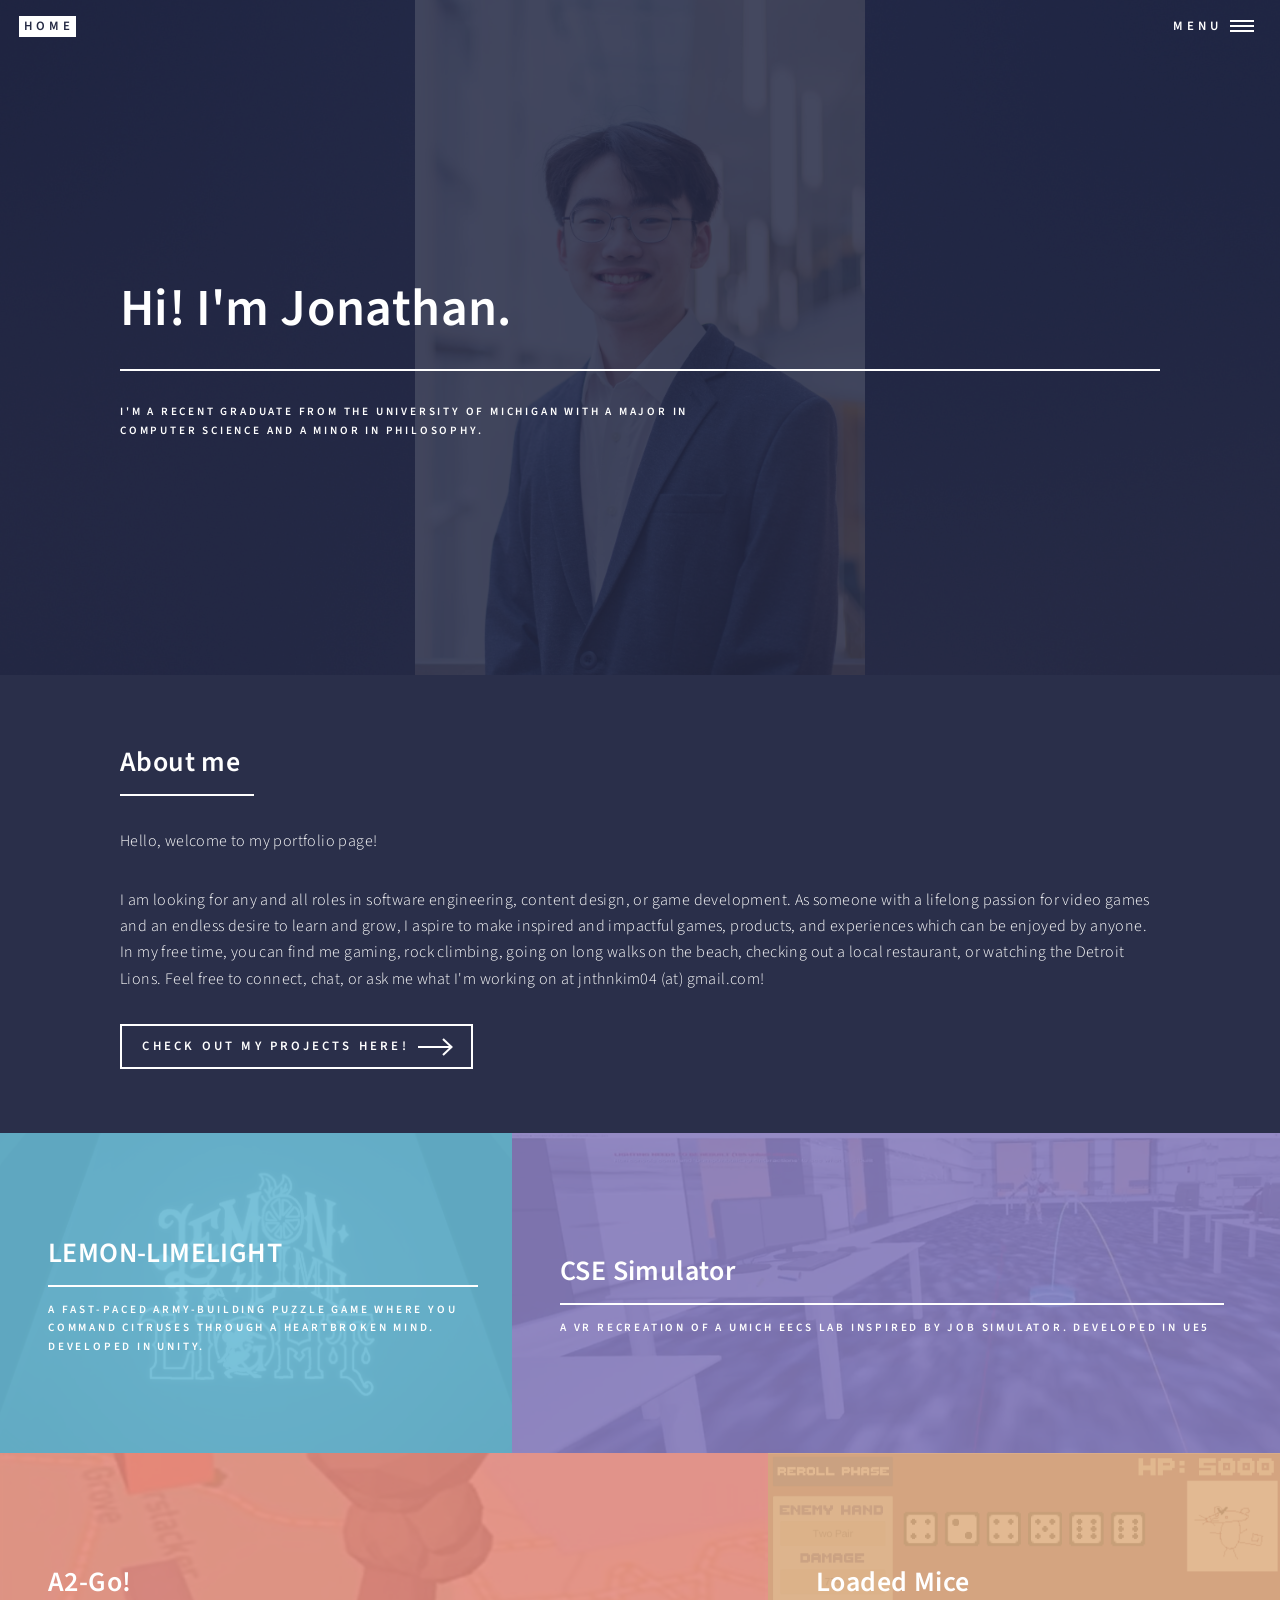
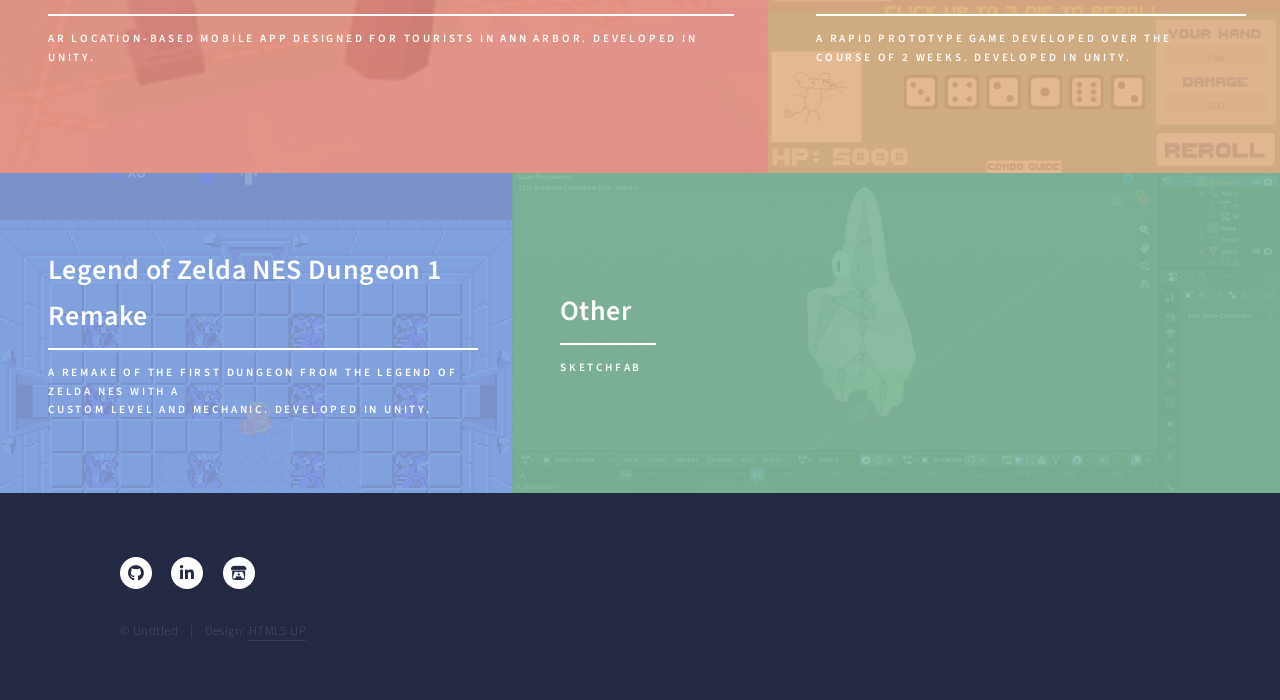
<file: index.html>
<!DOCTYPE HTML>
<!--
	Forty by HTML5 UP
	html5up.net | @ajlkn
	Free for personal and commercial use under the CCA 3.0 license (html5up.net/license)
-->
<html>
	<head>
		<title>Jonathan Kim Portfolio</title>
		<meta charset="utf-8" />
		<meta name="viewport" content="width=device-width, initial-scale=1, user-scalable=no" />
		<link rel="stylesheet" href="assets/css/main.css" />
		<noscript><link rel="stylesheet" href="assets/css/noscript.css" /></noscript>
	</head>
	<body class="is-preload">

		<!-- Wrapper -->
			<div id="wrapper">

				<!-- Header -->
					<header id="header" class="alt">
						<a href="index.html" class="logo"><strong>Home</strong></a>
						<nav>
							<a href="#menu">Menu</a>
						</nav>
					</header>

				<!-- Menu -->
					<nav id="menu">
						<ul class="links">
							<li><a href="index.html">Home</a></li>
						</ul>
						<ul class="actions stacked">
							<li><a href="landing.html" class="button primary fit">Projects</a></li>
							<li><a href="images/JonathanKim_CensoredResume.pdf" class="button fit" target="_blank" rel="noopener">Resume</a></li>
						</ul>
					</nav>

				<!-- Banner -->
					<section id="banner" class="major">
						<div class="banner-slideshow">
							<div class="slide active" style="background-image: url('images/slide1.jpg');"></div>
							<div class="slide" style="background-image: url('images/slide2.jpg');"></div>
							<div class="slide" style="background-image: url('images/slide3.jpg');"></div>
							<div class="slide" style="background-image: url('images/slide4.jpg');"></div>
						</div>
						<div class="inner">
							<header class="major">
								<h1>Hi! I'm Jonathan.</h1>
							</header>
							<div class="content">
								<p>I'm a recent graduate from the University of Michigan with a major in<br>
								   Computer Science and a minor in Philosophy.</p>
							</div>
						</div>
					</section>

				<!-- Main -->
					<div id="main">

						<!-- About me -->
							<section id="two">
								<div class="inner">
									<header class="major">
										<h2>About me</h2>
									</header>
									<p>Hello, welcome to my portfolio page!</p>
									<p>I am looking for any and all roles in software engineering, content design, or game development. As someone with a lifelong passion for video games and an endless desire to learn and grow, I aspire to make inspired and impactful games, products, and experiences which can be enjoyed by anyone. In my free time, you can find me gaming, rock climbing, going on long walks on the beach, checking out a local restaurant, or watching the Detroit Lions. Feel free to connect, chat, or ask me what I'm working on at jnthnkim04 (at) gmail.com!</p>
									<ul class="actions">
										<li><a href="landing.html" class="button next">Check out my projects here!</a></li>
									</ul>
								</div>
							</section>

						<!-- Projects -->
							<section id="one" class="tiles">
								<article>
									<span class="image">
										<img src="images/lemonlimelight.jpg" alt="Lemon Lime Light" />
									</span>
									<header class="major">
										<h3><a href="https://maxkenny.itch.io/lemonlimelight" class="link">LEMON-LIMELIGHT</a></h3>
										<p>A fast-paced army-building puzzle game where you command citruses through a heartbroken mind. Developed in Unity.</p>
									</header>
								</article>
								<article>
									<span class="image">
										<img src="images/VReecslabpic.png" alt="" />
									</span>
									<header class="major">
										<h3><a href="https://www.youtube.com/watch?v=XAda5JYSG7U" class="link">CSE Simulator</a></h3>
										<p>A VR recreation of a UMich EECS lab inspired by Job Simulator. Developed in UE5</p>
									</header>
								</article>
								<article>
									<span class="image">
										<img src="images/a2gopic.png" alt="" />
									</span>
									<header class="major">
										<h3><a href="https://www.youtube.com/watch?v=92DjPI11784" class="link">A2-Go!</a></h3>
										<p>AR location-based mobile app designed for tourists in Ann Arbor. Developed in Unity.</p>
									</header>
								</article>
								<article>
									<span class="image">
										<img src="images/loadedmicepic.png" alt="" />
									</span>
									<header class="major">
										<h3><a href="https://k1mchee.itch.io/loaded-mice" class="link">Loaded Mice</a></h3>
										<p>A rapid prototype game developed over the course of 2 weeks. Developed in Unity.</p>
									</header>
								</article>
								<article>
									<span class="image">
										<img src="images/zeldapic.png" alt="" />
									</span>
									<header class="major">
										<h3><a href="landing.html#zelda" class="link">Legend of Zelda NES Dungeon 1 Remake</a></h3>
										<p>A remake of the first dungeon from The Legend of Zelda NES with a <br>custom level and mechanic. Developed in Unity.</p>
									</header>
								</article>
								<article>
									<span class="image">
										<img src="images/3d.png" alt="" />
									</span>
									<header class="major">
										<h3><a href="https://sketchfab.com/jonathank1m" class="link">Other</a></h3>
										<p>Sketchfab</p>
									</header>
								</article>
							</section>



					</div>

				<!-- Footer -->
					<footer id="footer">
						<div class="inner">
							<ul class="icons">
								<li><a href="https://github.com/jonathank1m" class="icon brands alt fa-github"><span class="label">GitHub</span></a></li>
								<li><a href="www.linkedin.com/in/jonathan-k1m" class="icon brands alt fa-linkedin-in"><span class="label">LinkedIn</span></a></li>
								<li><a href="https://k1mchee.itch.io/" class="icon brands alt fa-itch-io"><span class="label">itch.io</span></a></li>
							</ul>
							<ul class="copyright">
								<li>&copy; Untitled</li><li>Design: <a href="https://html5up.net">HTML5 UP</a></li>
							</ul>
						</div>
					</footer>

			</div>

		<!-- Scripts -->
			<script src="assets/js/jquery.min.js"></script>
			<script src="assets/js/jquery.scrolly.min.js"></script>
			<script src="assets/js/jquery.scrollex.min.js"></script>
			<script src="assets/js/browser.min.js"></script>
			<script src="assets/js/breakpoints.min.js"></script>
			<script src="assets/js/util.js"></script>
			<script src="assets/js/main.js"></script>
			<script src="assets/js/slideshow.js"></script>

	</body>
</html>
</file>
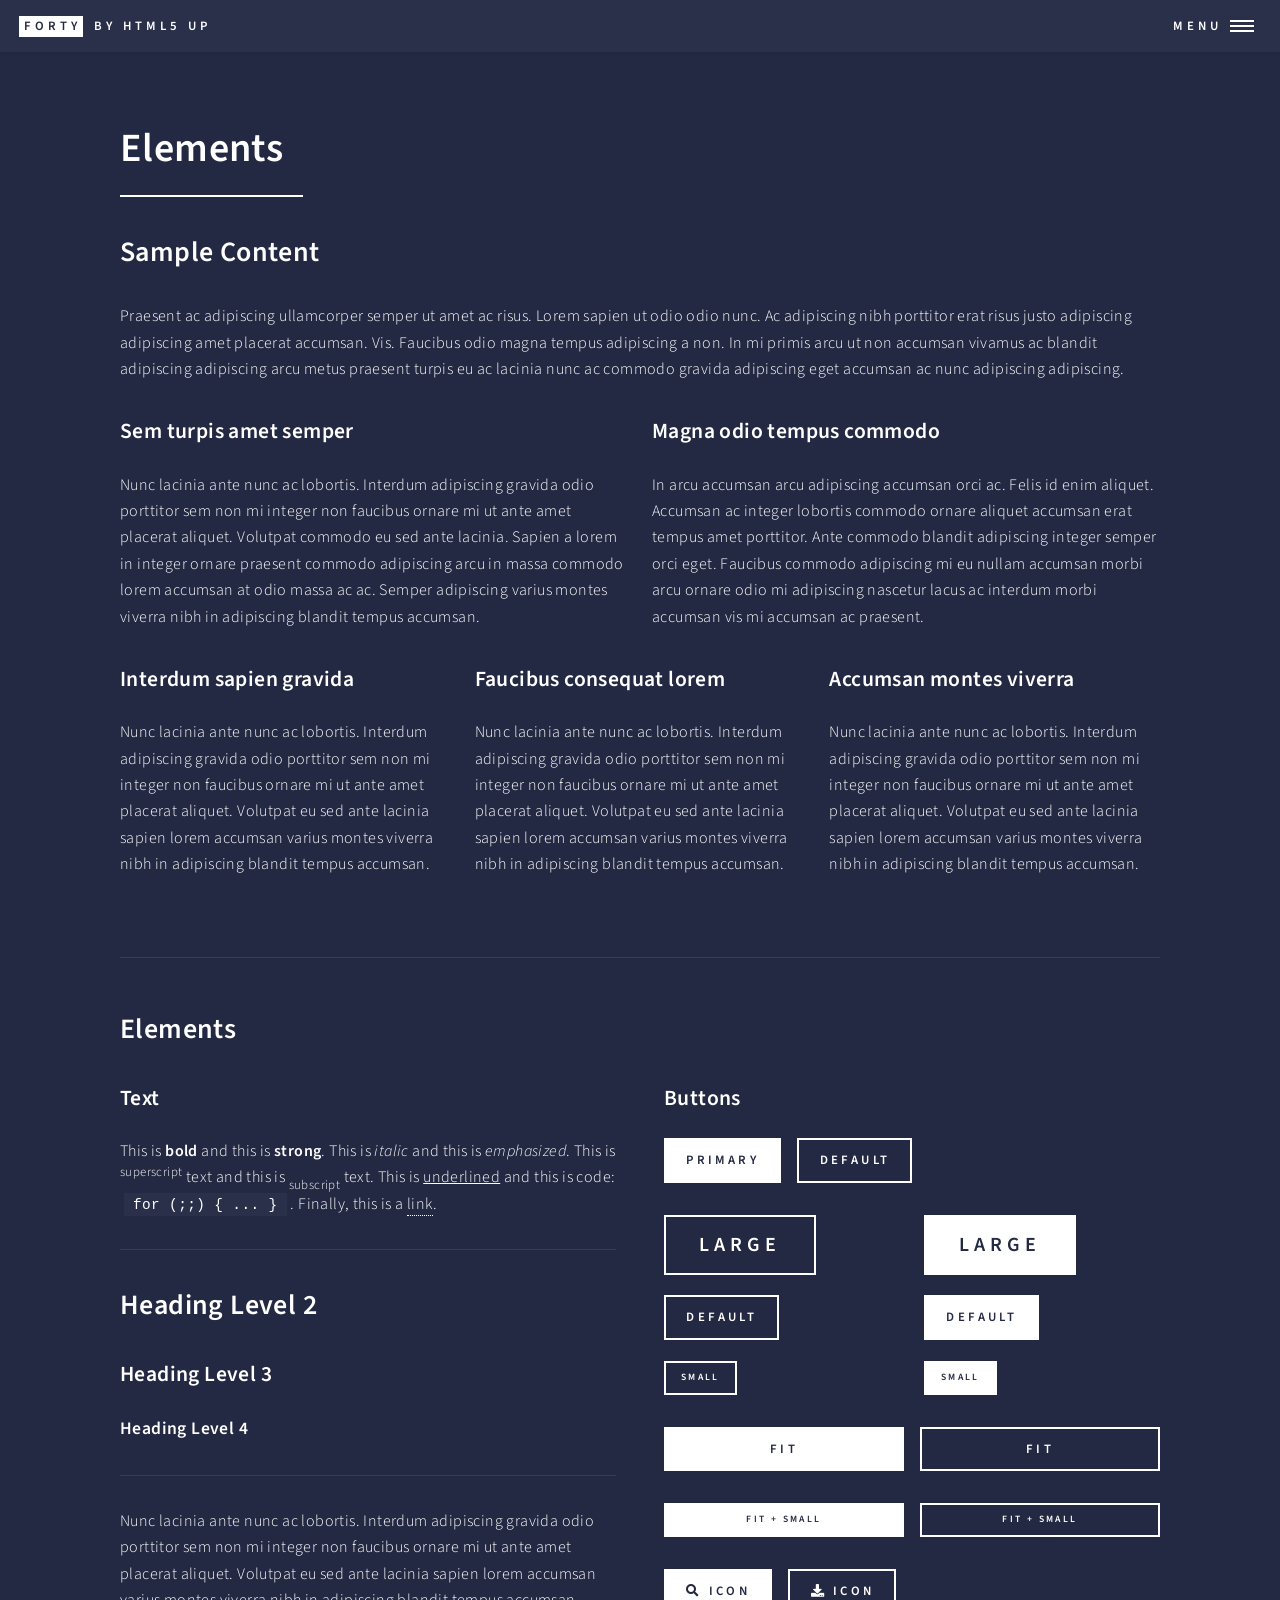
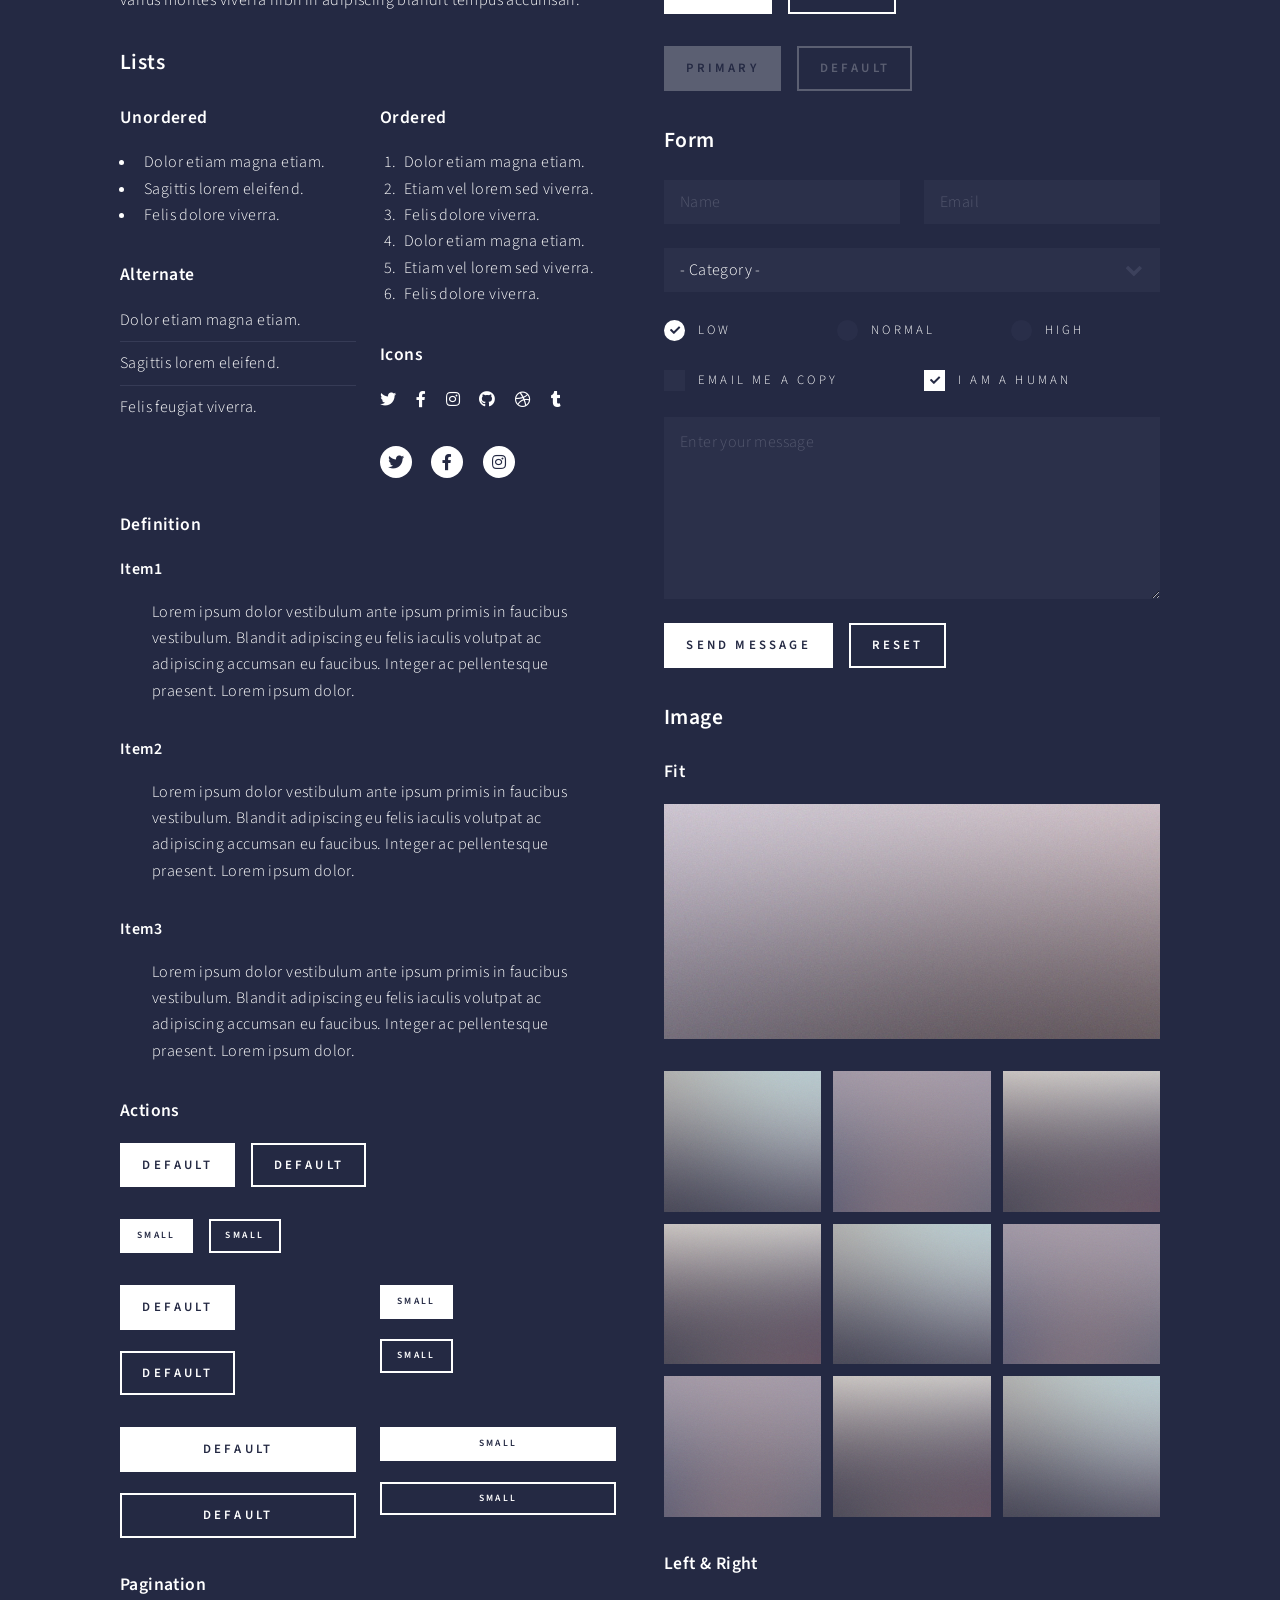
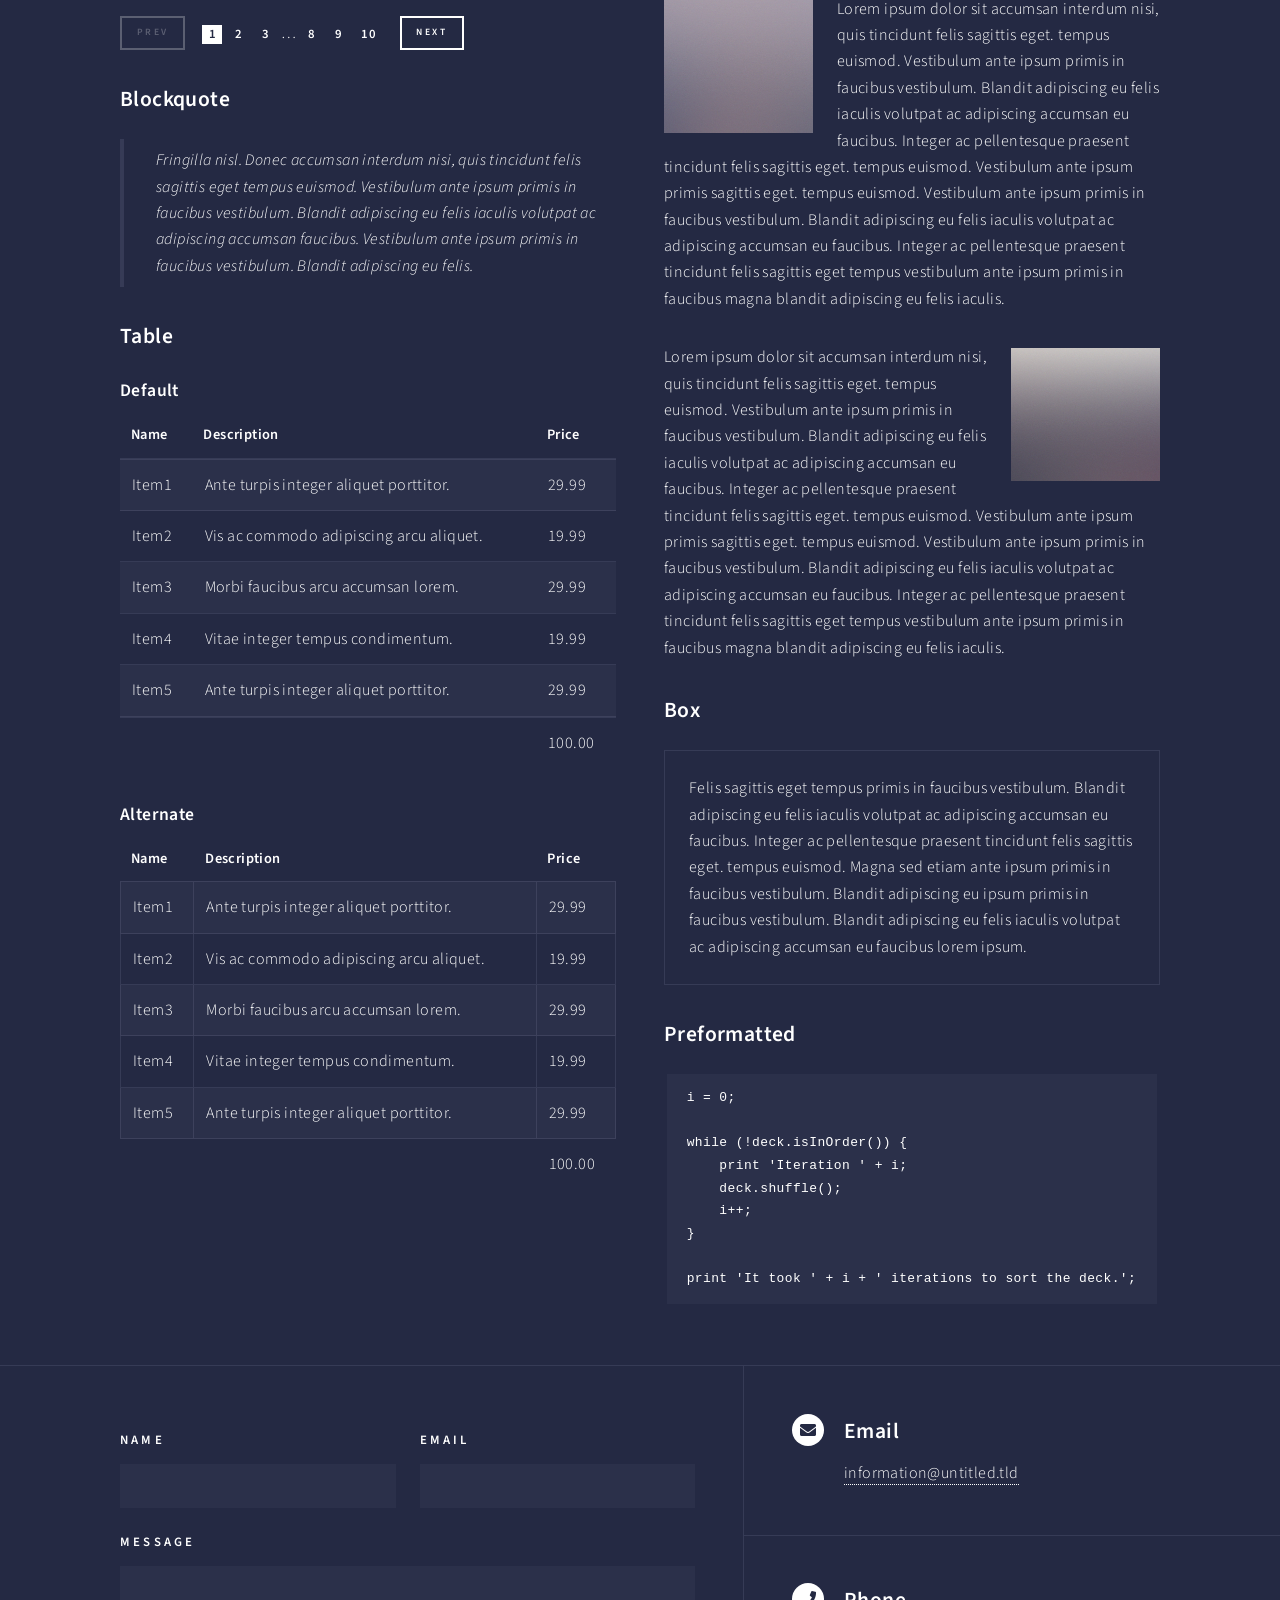
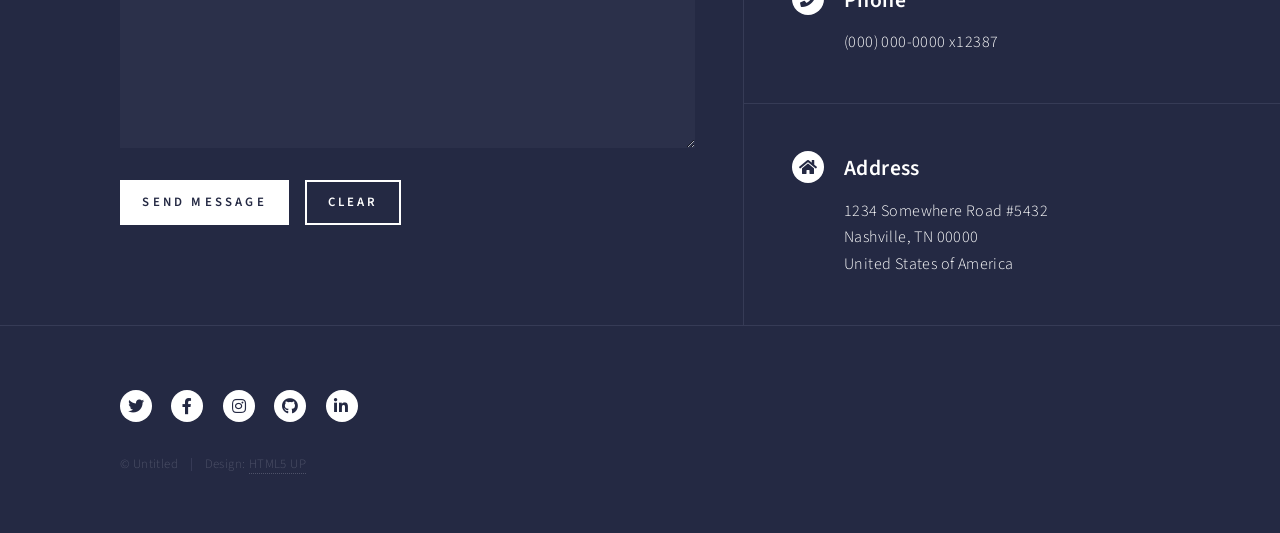
<file: elements.html>
<!DOCTYPE HTML>
<!--
	Forty by HTML5 UP
	html5up.net | @ajlkn
	Free for personal and commercial use under the CCA 3.0 license (html5up.net/license)
-->
<html>
	<head>
		<title>Elements - Forty by HTML5 UP</title>
		<meta charset="utf-8" />
		<meta name="viewport" content="width=device-width, initial-scale=1, user-scalable=no" />
		<link rel="stylesheet" href="assets/css/main.css" />
		<noscript><link rel="stylesheet" href="assets/css/noscript.css" /></noscript>
	</head>
	<body class="is-preload">

		<!-- Wrapper -->
			<div id="wrapper">

				<!-- Header -->
					<header id="header">
						<a href="index.html" class="logo"><strong>Forty</strong> <span>by HTML5 UP</span></a>
						<nav>
							<a href="#menu">Menu</a>
						</nav>
					</header>

				<!-- Menu -->
					<nav id="menu">
						<ul class="links">
							<li><a href="index.html">Home</a></li>
							<li><a href="landing.html">Landing</a></li>
							<li><a href="generic.html">Generic</a></li>
							<li><a href="elements.html">Elements</a></li>
						</ul>
						<ul class="actions stacked">
							<li><a href="#" class="button primary fit">Get Started</a></li>
							<li><a href="#" class="button fit">Log In</a></li>
						</ul>
					</nav>

				<!-- Main -->
					<div id="main" class="alt">

						<!-- One -->
							<section id="one">
								<div class="inner">
									<header class="major">
										<h1>Elements</h1>
									</header>

									<!-- Content -->
										<h2 id="content">Sample Content</h2>
										<p>Praesent ac adipiscing ullamcorper semper ut amet ac risus. Lorem sapien ut odio odio nunc. Ac adipiscing nibh porttitor erat risus justo adipiscing adipiscing amet placerat accumsan. Vis. Faucibus odio magna tempus adipiscing a non. In mi primis arcu ut non accumsan vivamus ac blandit adipiscing adipiscing arcu metus praesent turpis eu ac lacinia nunc ac commodo gravida adipiscing eget accumsan ac nunc adipiscing adipiscing.</p>
										<div class="row">
											<div class="col-6 col-12-small">
												<h3>Sem turpis amet semper</h3>
												<p>Nunc lacinia ante nunc ac lobortis. Interdum adipiscing gravida odio porttitor sem non mi integer non faucibus ornare mi ut ante amet placerat aliquet. Volutpat commodo eu sed ante lacinia. Sapien a lorem in integer ornare praesent commodo adipiscing arcu in massa commodo lorem accumsan at odio massa ac ac. Semper adipiscing varius montes viverra nibh in adipiscing blandit tempus accumsan.</p>
											</div>
											<div class="col-6 col-12-small">
												<h3>Magna odio tempus commodo</h3>
												<p>In arcu accumsan arcu adipiscing accumsan orci ac. Felis id enim aliquet. Accumsan ac integer lobortis commodo ornare aliquet accumsan erat tempus amet porttitor. Ante commodo blandit adipiscing integer semper orci eget. Faucibus commodo adipiscing mi eu nullam accumsan morbi arcu ornare odio mi adipiscing nascetur lacus ac interdum morbi accumsan vis mi accumsan ac praesent.</p>
											</div>
											<!-- Break -->
											<div class="col-4 col-12-medium">
												<h3>Interdum sapien gravida</h3>
												<p>Nunc lacinia ante nunc ac lobortis. Interdum adipiscing gravida odio porttitor sem non mi integer non faucibus ornare mi ut ante amet placerat aliquet. Volutpat eu sed ante lacinia sapien lorem accumsan varius montes viverra nibh in adipiscing blandit tempus accumsan.</p>
											</div>
											<div class="col-4 col-12-medium">
												<h3>Faucibus consequat lorem</h3>
												<p>Nunc lacinia ante nunc ac lobortis. Interdum adipiscing gravida odio porttitor sem non mi integer non faucibus ornare mi ut ante amet placerat aliquet. Volutpat eu sed ante lacinia sapien lorem accumsan varius montes viverra nibh in adipiscing blandit tempus accumsan.</p>
											</div>
											<div class="col-4 col-12-medium">
												<h3>Accumsan montes viverra</h3>
												<p>Nunc lacinia ante nunc ac lobortis. Interdum adipiscing gravida odio porttitor sem non mi integer non faucibus ornare mi ut ante amet placerat aliquet. Volutpat eu sed ante lacinia sapien lorem accumsan varius montes viverra nibh in adipiscing blandit tempus accumsan.</p>
											</div>
										</div>

									<hr class="major" />

									<!-- Elements -->
										<h2 id="elements">Elements</h2>
										<div class="row gtr-200">
											<div class="col-6 col-12-medium">

												<!-- Text stuff -->
													<h3>Text</h3>
													<p>This is <b>bold</b> and this is <strong>strong</strong>. This is <i>italic</i> and this is <em>emphasized</em>.
													This is <sup>superscript</sup> text and this is <sub>subscript</sub> text.
													This is <u>underlined</u> and this is code: <code>for (;;) { ... }</code>.
													Finally, this is a <a href="#">link</a>.</p>
													<hr />
													<h2>Heading Level 2</h2>
													<h3>Heading Level 3</h3>
													<h4>Heading Level 4</h4>
													<hr />
													<p>Nunc lacinia ante nunc ac lobortis. Interdum adipiscing gravida odio porttitor sem non mi integer non faucibus ornare mi ut ante amet placerat aliquet. Volutpat eu sed ante lacinia sapien lorem accumsan varius montes viverra nibh in adipiscing blandit tempus accumsan.</p>

												<!-- Lists -->
													<h3>Lists</h3>
													<div class="row">
														<div class="col-6 col-12-small">

															<h4>Unordered</h4>
															<ul>
																<li>Dolor etiam magna etiam.</li>
																<li>Sagittis lorem eleifend.</li>
																<li>Felis dolore viverra.</li>
															</ul>

															<h4>Alternate</h4>
															<ul class="alt">
																<li>Dolor etiam magna etiam.</li>
																<li>Sagittis lorem eleifend.</li>
																<li>Felis feugiat viverra.</li>
															</ul>

														</div>
														<div class="col-6 col-12-small">

															<h4>Ordered</h4>
															<ol>
																<li>Dolor etiam magna etiam.</li>
																<li>Etiam vel lorem sed viverra.</li>
																<li>Felis dolore viverra.</li>
																<li>Dolor etiam magna etiam.</li>
																<li>Etiam vel lorem sed viverra.</li>
																<li>Felis dolore viverra.</li>
															</ol>

															<h4>Icons</h4>
															<ul class="icons">
																<li><a href="#" class="icon brands fa-twitter"><span class="label">Twitter</span></a></li>
																<li><a href="#" class="icon brands fa-facebook-f"><span class="label">Facebook</span></a></li>
																<li><a href="#" class="icon brands fa-instagram"><span class="label">Instagram</span></a></li>
																<li><a href="#" class="icon brands fa-github"><span class="label">Github</span></a></li>
																<li><a href="#" class="icon brands fa-dribbble"><span class="label">Dribbble</span></a></li>
																<li><a href="#" class="icon brands fa-tumblr"><span class="label">Tumblr</span></a></li>
															</ul>
															<ul class="icons">
																<li><a href="#" class="icon brands alt fa-twitter"><span class="label">Twitter</span></a></li>
																<li><a href="#" class="icon brands alt fa-facebook-f"><span class="label">Facebook</span></a></li>
																<li><a href="#" class="icon brands alt fa-instagram"><span class="label">Instagram</span></a></li>
															</ul>

														</div>
													</div>
													<h4>Definition</h4>
													<dl>
														<dt>Item1</dt>
														<dd>
															<p>Lorem ipsum dolor vestibulum ante ipsum primis in faucibus vestibulum. Blandit adipiscing eu felis iaculis volutpat ac adipiscing accumsan eu faucibus. Integer ac pellentesque praesent. Lorem ipsum dolor.</p>
														</dd>
														<dt>Item2</dt>
														<dd>
															<p>Lorem ipsum dolor vestibulum ante ipsum primis in faucibus vestibulum. Blandit adipiscing eu felis iaculis volutpat ac adipiscing accumsan eu faucibus. Integer ac pellentesque praesent. Lorem ipsum dolor.</p>
														</dd>
														<dt>Item3</dt>
														<dd>
															<p>Lorem ipsum dolor vestibulum ante ipsum primis in faucibus vestibulum. Blandit adipiscing eu felis iaculis volutpat ac adipiscing accumsan eu faucibus. Integer ac pellentesque praesent. Lorem ipsum dolor.</p>
														</dd>
													</dl>

													<h4>Actions</h4>
													<ul class="actions">
														<li><a href="#" class="button primary">Default</a></li>
														<li><a href="#" class="button">Default</a></li>
													</ul>
													<ul class="actions small">
														<li><a href="#" class="button primary small">Small</a></li>
														<li><a href="#" class="button small">Small</a></li>
													</ul>
													<div class="row">
														<div class="col-6 col-12-small">
															<ul class="actions stacked">
																<li><a href="#" class="button primary">Default</a></li>
																<li><a href="#" class="button">Default</a></li>
															</ul>
														</div>
														<div class="col-6 col-12-small">
															<ul class="actions stacked">
																<li><a href="#" class="button primary small">Small</a></li>
																<li><a href="#" class="button small">Small</a></li>
															</ul>
														</div>
														<div class="col-6 col-12-small">
															<ul class="actions stacked">
																<li><a href="#" class="button primary fit">Default</a></li>
																<li><a href="#" class="button fit">Default</a></li>
															</ul>
														</div>
														<div class="col-6 col-12-small">
															<ul class="actions stacked">
																<li><a href="#" class="button primary small fit">Small</a></li>
																<li><a href="#" class="button small fit">Small</a></li>
															</ul>
														</div>
													</div>

													<h4>Pagination</h4>
													<ul class="pagination">
														<li><span class="button small disabled">Prev</span></li>
														<li><a href="#" class="page active">1</a></li>
														<li><a href="#" class="page">2</a></li>
														<li><a href="#" class="page">3</a></li>
														<li><span>&hellip;</span></li>
														<li><a href="#" class="page">8</a></li>
														<li><a href="#" class="page">9</a></li>
														<li><a href="#" class="page">10</a></li>
														<li><a href="#" class="button small">Next</a></li>
													</ul>

												<!-- Blockquote -->
													<h3>Blockquote</h3>
													<blockquote>Fringilla nisl. Donec accumsan interdum nisi, quis tincidunt felis sagittis eget tempus euismod. Vestibulum ante ipsum primis in faucibus vestibulum. Blandit adipiscing eu felis iaculis volutpat ac adipiscing accumsan faucibus. Vestibulum ante ipsum primis in faucibus vestibulum. Blandit adipiscing eu felis.</blockquote>

												<!-- Table -->
													<h3>Table</h3>

													<h4>Default</h4>
													<div class="table-wrapper">
														<table>
															<thead>
																<tr>
																	<th>Name</th>
																	<th>Description</th>
																	<th>Price</th>
																</tr>
															</thead>
															<tbody>
																<tr>
																	<td>Item1</td>
																	<td>Ante turpis integer aliquet porttitor.</td>
																	<td>29.99</td>
																</tr>
																<tr>
																	<td>Item2</td>
																	<td>Vis ac commodo adipiscing arcu aliquet.</td>
																	<td>19.99</td>
																</tr>
																<tr>
																	<td>Item3</td>
																	<td> Morbi faucibus arcu accumsan lorem.</td>
																	<td>29.99</td>
																</tr>
																<tr>
																	<td>Item4</td>
																	<td>Vitae integer tempus condimentum.</td>
																	<td>19.99</td>
																</tr>
																<tr>
																	<td>Item5</td>
																	<td>Ante turpis integer aliquet porttitor.</td>
																	<td>29.99</td>
																</tr>
															</tbody>
															<tfoot>
																<tr>
																	<td colspan="2"></td>
																	<td>100.00</td>
																</tr>
															</tfoot>
														</table>
													</div>

													<h4>Alternate</h4>
													<div class="table-wrapper">
														<table class="alt">
															<thead>
																<tr>
																	<th>Name</th>
																	<th>Description</th>
																	<th>Price</th>
																</tr>
															</thead>
															<tbody>
																<tr>
																	<td>Item1</td>
																	<td>Ante turpis integer aliquet porttitor.</td>
																	<td>29.99</td>
																</tr>
																<tr>
																	<td>Item2</td>
																	<td>Vis ac commodo adipiscing arcu aliquet.</td>
																	<td>19.99</td>
																</tr>
																<tr>
																	<td>Item3</td>
																	<td> Morbi faucibus arcu accumsan lorem.</td>
																	<td>29.99</td>
																</tr>
																<tr>
																	<td>Item4</td>
																	<td>Vitae integer tempus condimentum.</td>
																	<td>19.99</td>
																</tr>
																<tr>
																	<td>Item5</td>
																	<td>Ante turpis integer aliquet porttitor.</td>
																	<td>29.99</td>
																</tr>
															</tbody>
															<tfoot>
																<tr>
																	<td colspan="2"></td>
																	<td>100.00</td>
																</tr>
															</tfoot>
														</table>
													</div>

											</div>
											<div class="col-6 col-12-medium">

												<!-- Buttons -->
													<h3>Buttons</h3>
													<ul class="actions">
														<li><a href="#" class="button primary">Primary</a></li>
														<li><a href="#" class="button">Default</a></li>
													</ul>
													<div class="row">
														<div class="col-6 col-12-xsmall">
															<ul class="actions stacked">
																<li><a href="#" class="button large">Large</a></li>
																<li><a href="#" class="button">Default</a></li>
																<li><a href="#" class="button small">Small</a></li>
															</ul>
														</div>
														<div class="col-6 col-12-xsmall">
															<ul class="actions stacked">
																<li><a href="#" class="button primary large">Large</a></li>
																<li><a href="#" class="button primary">Default</a></li>
																<li><a href="#" class="button primary small">Small</a></li>
															</ul>
														</div>
													</div>
													<ul class="actions fit">
														<li><a href="#" class="button primary fit">Fit</a></li>
														<li><a href="#" class="button fit">Fit</a></li>
													</ul>
													<ul class="actions fit small">
														<li><a href="#" class="button primary fit small">Fit + Small</a></li>
														<li><a href="#" class="button fit small">Fit + Small</a></li>
													</ul>
													<ul class="actions">
														<li><a href="#" class="button primary icon solid fa-search">Icon</a></li>
														<li><a href="#" class="button icon solid fa-download">Icon</a></li>
													</ul>
													<ul class="actions">
														<li><span class="button primary disabled">Primary</span></li>
														<li><span class="button disabled">Default</span></li>
													</ul>

												<!-- Form -->
													<h3>Form</h3>

													<form method="post" action="#">
														<div class="row gtr-uniform">
															<div class="col-6 col-12-xsmall">
																<input type="text" name="demo-name" id="demo-name" value="" placeholder="Name" />
															</div>
															<div class="col-6 col-12-xsmall">
																<input type="email" name="demo-email" id="demo-email" value="" placeholder="Email" />
															</div>
															<!-- Break -->
															<div class="col-12">
																<select name="demo-category" id="demo-category">
																	<option value="">- Category -</option>
																	<option value="1">Manufacturing</option>
																	<option value="1">Shipping</option>
																	<option value="1">Administration</option>
																	<option value="1">Human Resources</option>
																</select>
															</div>
															<!-- Break -->
															<div class="col-4 col-12-small">
																<input type="radio" id="demo-priority-low" name="demo-priority" checked>
																<label for="demo-priority-low">Low</label>
															</div>
															<div class="col-4 col-12-small">
																<input type="radio" id="demo-priority-normal" name="demo-priority">
																<label for="demo-priority-normal">Normal</label>
															</div>
															<div class="col-4 col-12-small">
																<input type="radio" id="demo-priority-high" name="demo-priority">
																<label for="demo-priority-high">High</label>
															</div>
															<!-- Break -->
															<div class="col-6 col-12-small">
																<input type="checkbox" id="demo-copy" name="demo-copy">
																<label for="demo-copy">Email me a copy</label>
															</div>
															<div class="col-6 col-12-small">
																<input type="checkbox" id="demo-human" name="demo-human" checked>
																<label for="demo-human">I am a human</label>
															</div>
															<!-- Break -->
															<div class="col-12">
																<textarea name="demo-message" id="demo-message" placeholder="Enter your message" rows="6"></textarea>
															</div>
															<!-- Break -->
															<div class="col-12">
																<ul class="actions">
																	<li><input type="submit" value="Send Message" class="primary" /></li>
																	<li><input type="reset" value="Reset" /></li>
																</ul>
															</div>
														</div>
													</form>

												<!-- Image -->
													<h3>Image</h3>

													<h4>Fit</h4>
													<span class="image fit"><img src="images/pic03.jpg" alt="" /></span>
													<div class="box alt">
														<div class="row gtr-50 gtr-uniform">
															<div class="col-4"><span class="image fit"><img src="images/pic08.jpg" alt="" /></span></div>
															<div class="col-4"><span class="image fit"><img src="images/pic09.jpg" alt="" /></span></div>
															<div class="col-4"><span class="image fit"><img src="images/pic10.jpg" alt="" /></span></div>
															<!-- Break -->
															<div class="col-4"><span class="image fit"><img src="images/pic10.jpg" alt="" /></span></div>
															<div class="col-4"><span class="image fit"><img src="images/pic08.jpg" alt="" /></span></div>
															<div class="col-4"><span class="image fit"><img src="images/pic09.jpg" alt="" /></span></div>
															<!-- Break -->
															<div class="col-4"><span class="image fit"><img src="images/pic09.jpg" alt="" /></span></div>
															<div class="col-4"><span class="image fit"><img src="images/pic10.jpg" alt="" /></span></div>
															<div class="col-4"><span class="image fit"><img src="images/pic08.jpg" alt="" /></span></div>
														</div>
													</div>

													<h4>Left &amp; Right</h4>
													<p><span class="image left"><img src="images/pic09.jpg" alt="" /></span>Lorem ipsum dolor sit accumsan interdum nisi, quis tincidunt felis sagittis eget. tempus euismod. Vestibulum ante ipsum primis in faucibus vestibulum. Blandit adipiscing eu felis iaculis volutpat ac adipiscing accumsan eu faucibus. Integer ac pellentesque praesent tincidunt felis sagittis eget. tempus euismod. Vestibulum ante ipsum primis sagittis eget. tempus euismod. Vestibulum ante ipsum primis in faucibus vestibulum. Blandit adipiscing eu felis iaculis volutpat ac adipiscing accumsan eu faucibus. Integer ac pellentesque praesent tincidunt felis sagittis eget tempus vestibulum ante ipsum primis in faucibus magna blandit adipiscing eu felis iaculis.</p>
													<p><span class="image right"><img src="images/pic10.jpg" alt="" /></span>Lorem ipsum dolor sit accumsan interdum nisi, quis tincidunt felis sagittis eget. tempus euismod. Vestibulum ante ipsum primis in faucibus vestibulum. Blandit adipiscing eu felis iaculis volutpat ac adipiscing accumsan eu faucibus. Integer ac pellentesque praesent tincidunt felis sagittis eget. tempus euismod. Vestibulum ante ipsum primis sagittis eget. tempus euismod. Vestibulum ante ipsum primis in faucibus vestibulum. Blandit adipiscing eu felis iaculis volutpat ac adipiscing accumsan eu faucibus. Integer ac pellentesque praesent tincidunt felis sagittis eget tempus vestibulum ante ipsum primis in faucibus magna blandit adipiscing eu felis iaculis.</p>

												<!-- Box -->
													<h3>Box</h3>
													<div class="box">
														<p>Felis sagittis eget tempus primis in faucibus vestibulum. Blandit adipiscing eu felis iaculis volutpat ac adipiscing accumsan eu faucibus. Integer ac pellentesque praesent tincidunt felis sagittis eget. tempus euismod. Magna sed etiam ante ipsum primis in faucibus vestibulum. Blandit adipiscing eu ipsum primis in faucibus vestibulum. Blandit adipiscing eu felis iaculis volutpat ac adipiscing accumsan eu faucibus lorem ipsum.</p>
													</div>

												<!-- Preformatted Code -->
													<h3>Preformatted</h3>
													<pre><code>i = 0;

while (!deck.isInOrder()) {
    print 'Iteration ' + i;
    deck.shuffle();
    i++;
}

print 'It took ' + i + ' iterations to sort the deck.';
</code></pre>

											</div>
										</div>

								</div>
							</section>

					</div>

				<!-- Contact -->
					<section id="contact">
						<div class="inner">
							<section>
								<form method="post" action="#">
									<div class="fields">
										<div class="field half">
											<label for="name">Name</label>
											<input type="text" name="name" id="name" />
										</div>
										<div class="field half">
											<label for="email">Email</label>
											<input type="text" name="email" id="email" />
										</div>
										<div class="field">
											<label for="message">Message</label>
											<textarea name="message" id="message" rows="6"></textarea>
										</div>
									</div>
									<ul class="actions">
										<li><input type="submit" value="Send Message" class="primary" /></li>
										<li><input type="reset" value="Clear" /></li>
									</ul>
								</form>
							</section>
							<section class="split">
								<section>
									<div class="contact-method">
										<span class="icon solid alt fa-envelope"></span>
										<h3>Email</h3>
										<a href="#">information@untitled.tld</a>
									</div>
								</section>
								<section>
									<div class="contact-method">
										<span class="icon solid alt fa-phone"></span>
										<h3>Phone</h3>
										<span>(000) 000-0000 x12387</span>
									</div>
								</section>
								<section>
									<div class="contact-method">
										<span class="icon solid alt fa-home"></span>
										<h3>Address</h3>
										<span>1234 Somewhere Road #5432<br />
										Nashville, TN 00000<br />
										United States of America</span>
									</div>
								</section>
							</section>
						</div>
					</section>

				<!-- Footer -->
					<footer id="footer">
						<div class="inner">
							<ul class="icons">
								<li><a href="#" class="icon brands alt fa-twitter"><span class="label">Twitter</span></a></li>
								<li><a href="#" class="icon brands alt fa-facebook-f"><span class="label">Facebook</span></a></li>
								<li><a href="#" class="icon brands alt fa-instagram"><span class="label">Instagram</span></a></li>
								<li><a href="#" class="icon brands alt fa-github"><span class="label">GitHub</span></a></li>
								<li><a href="#" class="icon brands alt fa-linkedin-in"><span class="label">LinkedIn</span></a></li>
							</ul>
							<ul class="copyright">
								<li>&copy; Untitled</li><li>Design: <a href="https://html5up.net">HTML5 UP</a></li>
							</ul>
						</div>
					</footer>

			</div>

		<!-- Scripts -->
			<script src="assets/js/jquery.min.js"></script>
			<script src="assets/js/jquery.scrolly.min.js"></script>
			<script src="assets/js/jquery.scrollex.min.js"></script>
			<script src="assets/js/browser.min.js"></script>
			<script src="assets/js/breakpoints.min.js"></script>
			<script src="assets/js/util.js"></script>
			<script src="assets/js/main.js"></script>

	</body>
</html>
</file>
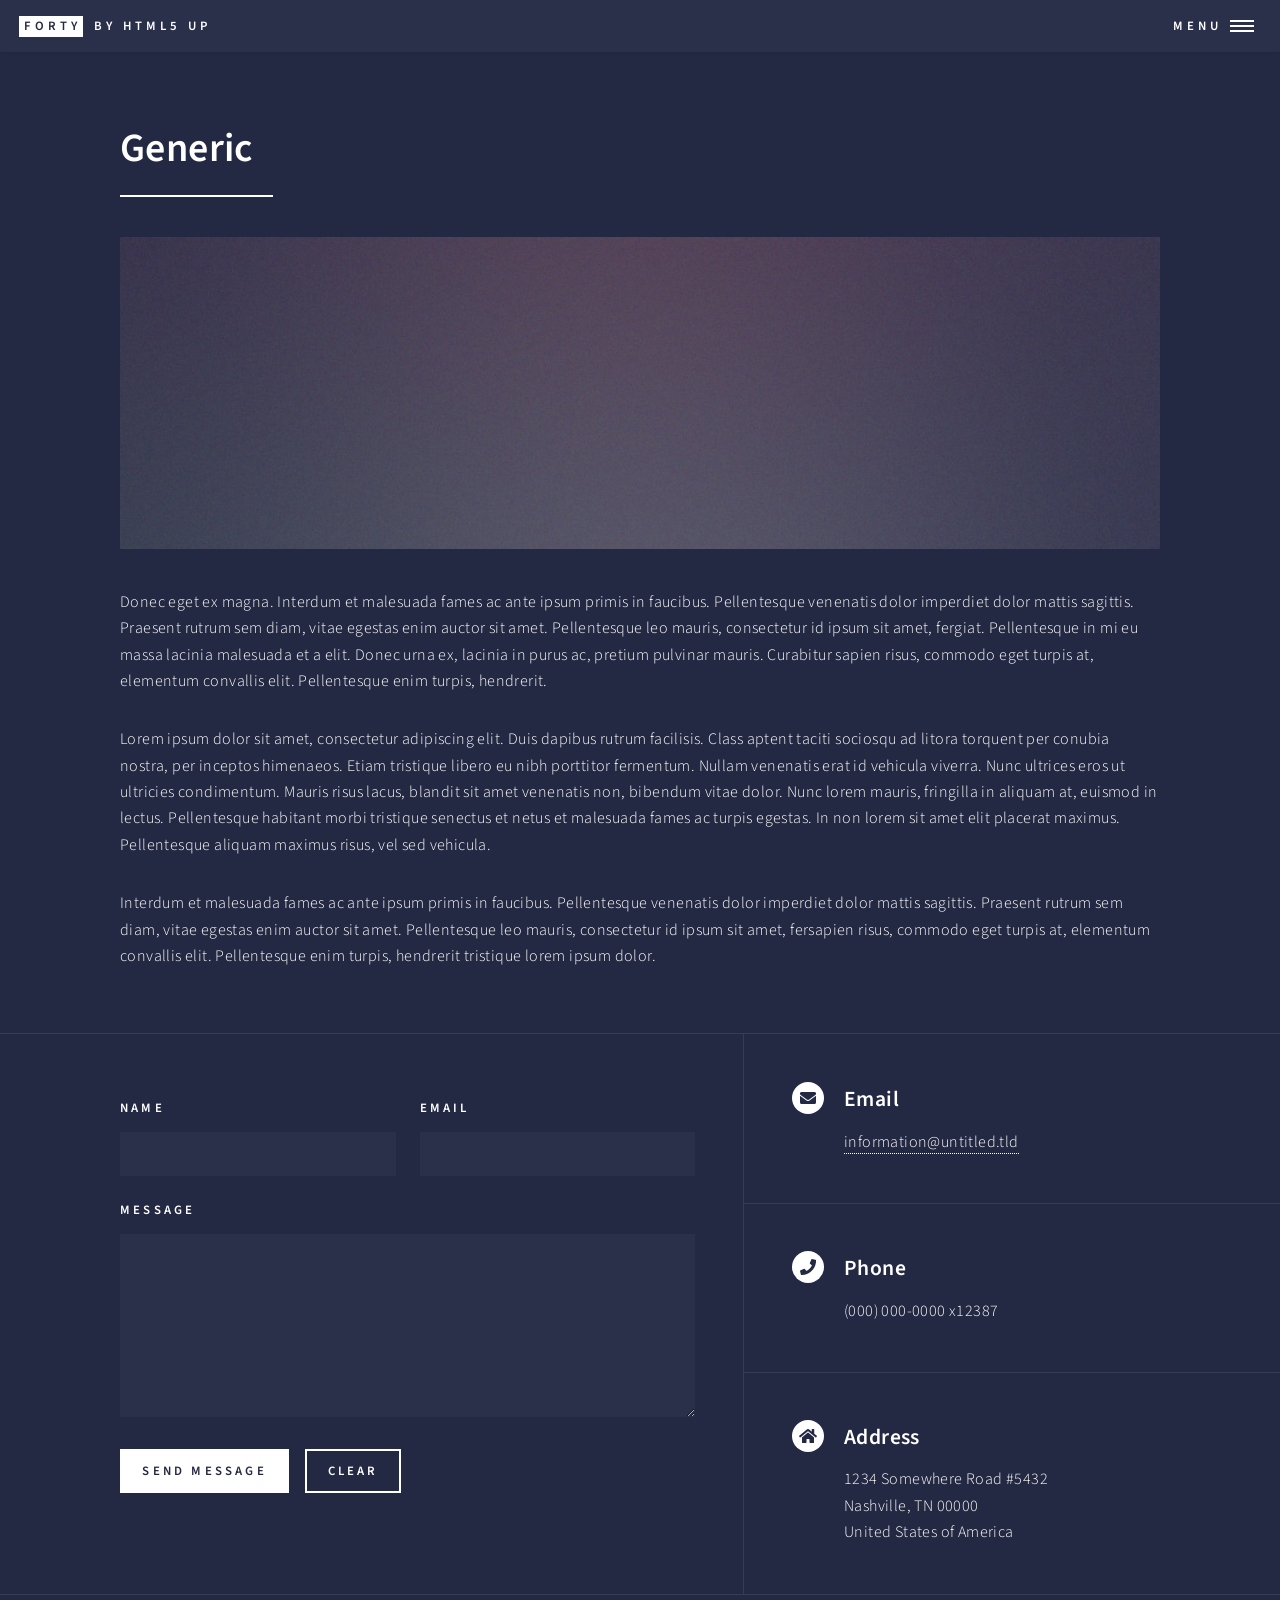
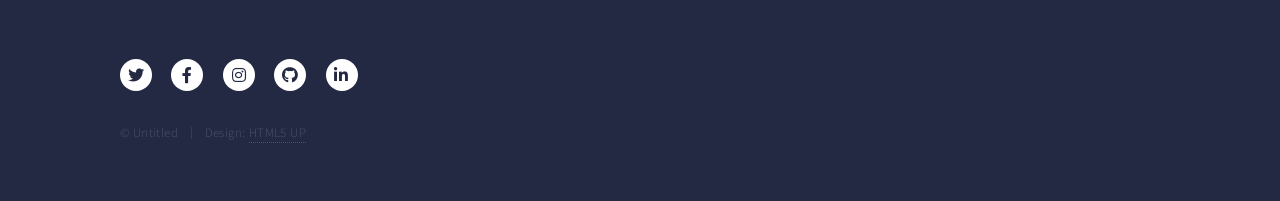
<file: generic.html>
<!DOCTYPE HTML>
<!--
	Forty by HTML5 UP
	html5up.net | @ajlkn
	Free for personal and commercial use under the CCA 3.0 license (html5up.net/license)
-->
<html>
	<head>
		<title>Generic - Forty by HTML5 UP</title>
		<meta charset="utf-8" />
		<meta name="viewport" content="width=device-width, initial-scale=1, user-scalable=no" />
		<link rel="stylesheet" href="assets/css/main.css" />
		<noscript><link rel="stylesheet" href="assets/css/noscript.css" /></noscript>
	</head>
	<body class="is-preload">

		<!-- Wrapper -->
			<div id="wrapper">

				<!-- Header -->
					<header id="header">
						<a href="index.html" class="logo"><strong>Forty</strong> <span>by HTML5 UP</span></a>
						<nav>
							<a href="#menu">Menu</a>
						</nav>
					</header>

				<!-- Menu -->
					<nav id="menu">
						<ul class="links">
							<li><a href="index.html">Home</a></li>
							<li><a href="landing.html">Landing</a></li>
							<li><a href="generic.html">Generic</a></li>
							<li><a href="elements.html">Elements</a></li>
						</ul>
						<ul class="actions stacked">
							<li><a href="#" class="button primary fit">Get Started</a></li>
							<li><a href="#" class="button fit">Log In</a></li>
						</ul>
					</nav>

				<!-- Main -->
					<div id="main" class="alt">

						<!-- One -->
							<section id="one">
								<div class="inner">
									<header class="major">
										<h1>Generic</h1>
									</header>
									<span class="image main"><img src="images/pic11.jpg" alt="" /></span>
									<p>Donec eget ex magna. Interdum et malesuada fames ac ante ipsum primis in faucibus. Pellentesque venenatis dolor imperdiet dolor mattis sagittis. Praesent rutrum sem diam, vitae egestas enim auctor sit amet. Pellentesque leo mauris, consectetur id ipsum sit amet, fergiat. Pellentesque in mi eu massa lacinia malesuada et a elit. Donec urna ex, lacinia in purus ac, pretium pulvinar mauris. Curabitur sapien risus, commodo eget turpis at, elementum convallis elit. Pellentesque enim turpis, hendrerit.</p>
									<p>Lorem ipsum dolor sit amet, consectetur adipiscing elit. Duis dapibus rutrum facilisis. Class aptent taciti sociosqu ad litora torquent per conubia nostra, per inceptos himenaeos. Etiam tristique libero eu nibh porttitor fermentum. Nullam venenatis erat id vehicula viverra. Nunc ultrices eros ut ultricies condimentum. Mauris risus lacus, blandit sit amet venenatis non, bibendum vitae dolor. Nunc lorem mauris, fringilla in aliquam at, euismod in lectus. Pellentesque habitant morbi tristique senectus et netus et malesuada fames ac turpis egestas. In non lorem sit amet elit placerat maximus. Pellentesque aliquam maximus risus, vel sed vehicula.</p>
									<p>Interdum et malesuada fames ac ante ipsum primis in faucibus. Pellentesque venenatis dolor imperdiet dolor mattis sagittis. Praesent rutrum sem diam, vitae egestas enim auctor sit amet. Pellentesque leo mauris, consectetur id ipsum sit amet, fersapien risus, commodo eget turpis at, elementum convallis elit. Pellentesque enim turpis, hendrerit tristique lorem ipsum dolor.</p>
								</div>
							</section>

					</div>

				<!-- Contact -->
					<section id="contact">
						<div class="inner">
							<section>
								<form method="post" action="#">
									<div class="fields">
										<div class="field half">
											<label for="name">Name</label>
											<input type="text" name="name" id="name" />
										</div>
										<div class="field half">
											<label for="email">Email</label>
											<input type="text" name="email" id="email" />
										</div>
										<div class="field">
											<label for="message">Message</label>
											<textarea name="message" id="message" rows="6"></textarea>
										</div>
									</div>
									<ul class="actions">
										<li><input type="submit" value="Send Message" class="primary" /></li>
										<li><input type="reset" value="Clear" /></li>
									</ul>
								</form>
							</section>
							<section class="split">
								<section>
									<div class="contact-method">
										<span class="icon solid alt fa-envelope"></span>
										<h3>Email</h3>
										<a href="#">information@untitled.tld</a>
									</div>
								</section>
								<section>
									<div class="contact-method">
										<span class="icon solid alt fa-phone"></span>
										<h3>Phone</h3>
										<span>(000) 000-0000 x12387</span>
									</div>
								</section>
								<section>
									<div class="contact-method">
										<span class="icon solid alt fa-home"></span>
										<h3>Address</h3>
										<span>1234 Somewhere Road #5432<br />
										Nashville, TN 00000<br />
										United States of America</span>
									</div>
								</section>
							</section>
						</div>
					</section>

				<!-- Footer -->
					<footer id="footer">
						<div class="inner">
							<ul class="icons">
								<li><a href="#" class="icon brands alt fa-twitter"><span class="label">Twitter</span></a></li>
								<li><a href="#" class="icon brands alt fa-facebook-f"><span class="label">Facebook</span></a></li>
								<li><a href="#" class="icon brands alt fa-instagram"><span class="label">Instagram</span></a></li>
								<li><a href="#" class="icon brands alt fa-github"><span class="label">GitHub</span></a></li>
								<li><a href="#" class="icon brands alt fa-linkedin-in"><span class="label">LinkedIn</span></a></li>
							</ul>
							<ul class="copyright">
								<li>&copy; Untitled</li><li>Design: <a href="https://html5up.net">HTML5 UP</a></li>
							</ul>
						</div>
					</footer>

			</div>

		<!-- Scripts -->
			<script src="assets/js/jquery.min.js"></script>
			<script src="assets/js/jquery.scrolly.min.js"></script>
			<script src="assets/js/jquery.scrollex.min.js"></script>
			<script src="assets/js/browser.min.js"></script>
			<script src="assets/js/breakpoints.min.js"></script>
			<script src="assets/js/util.js"></script>
			<script src="assets/js/main.js"></script>

	</body>
</html>
</file>
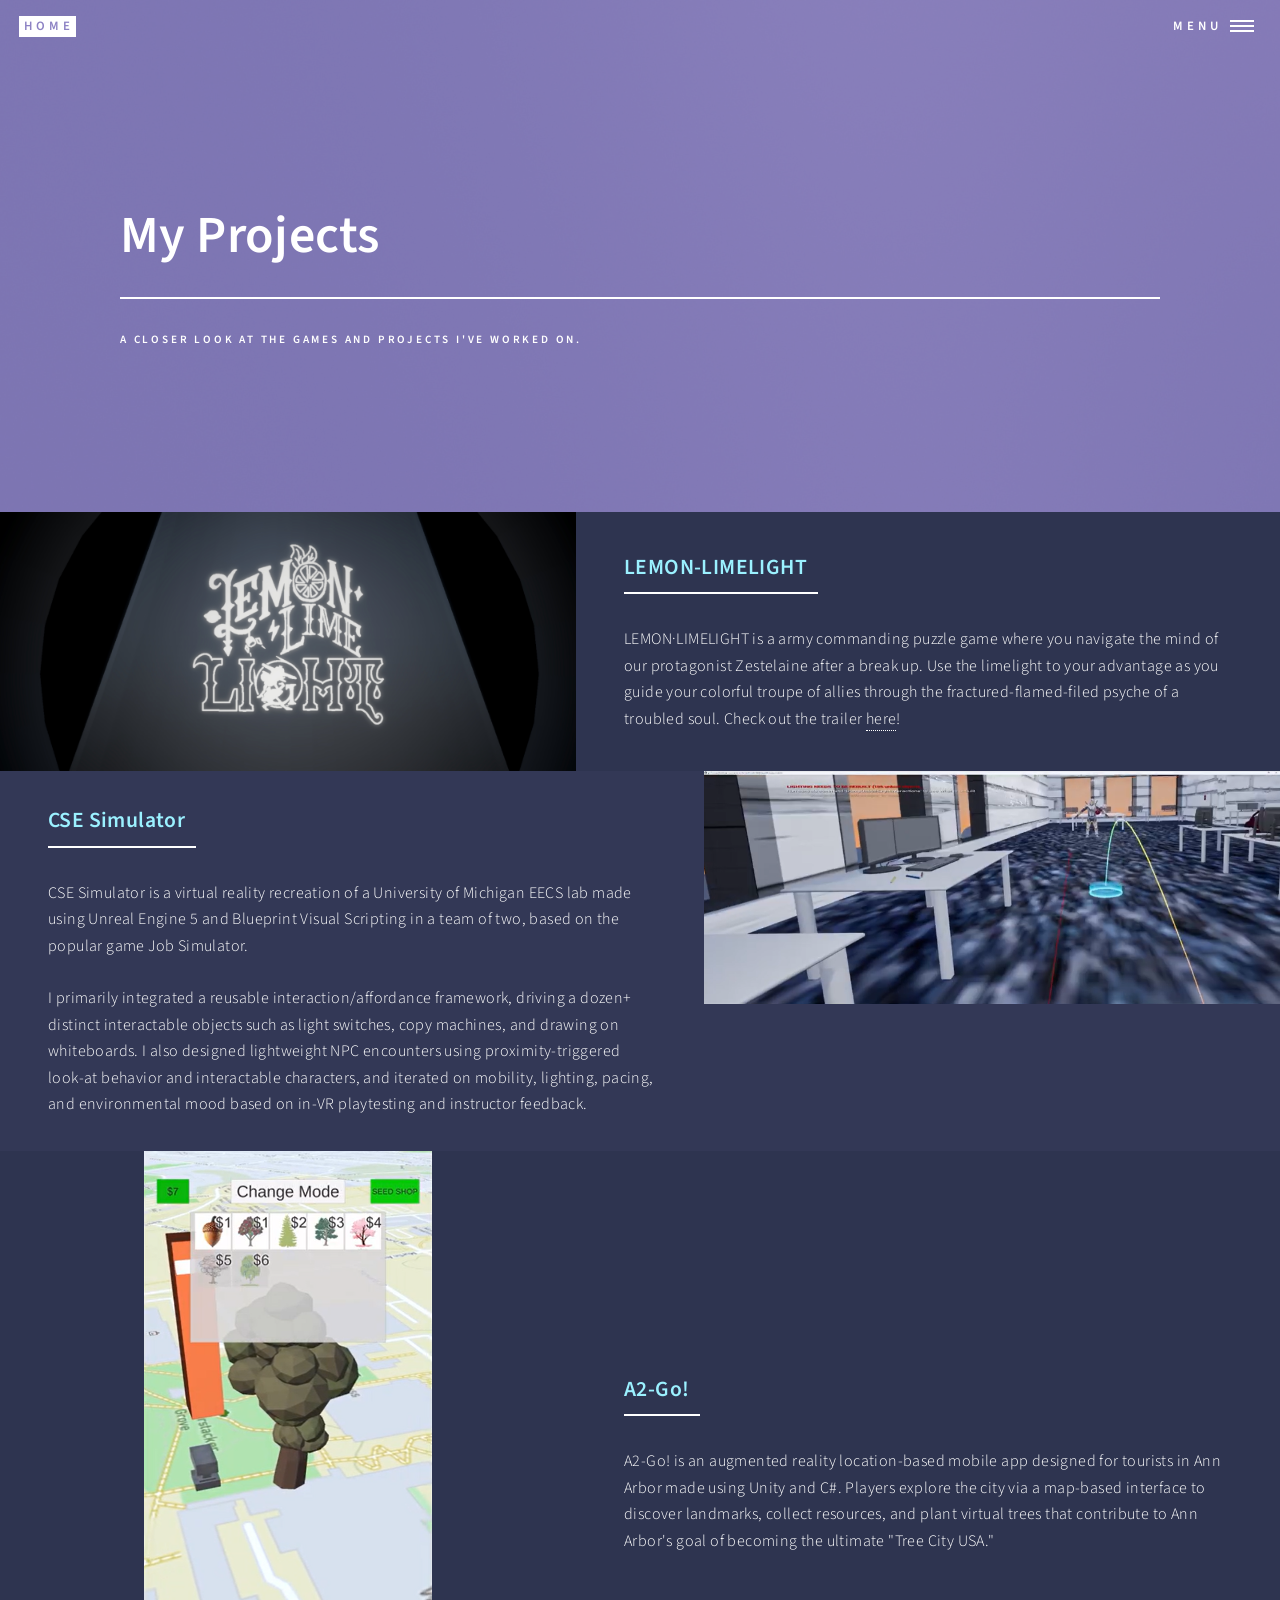
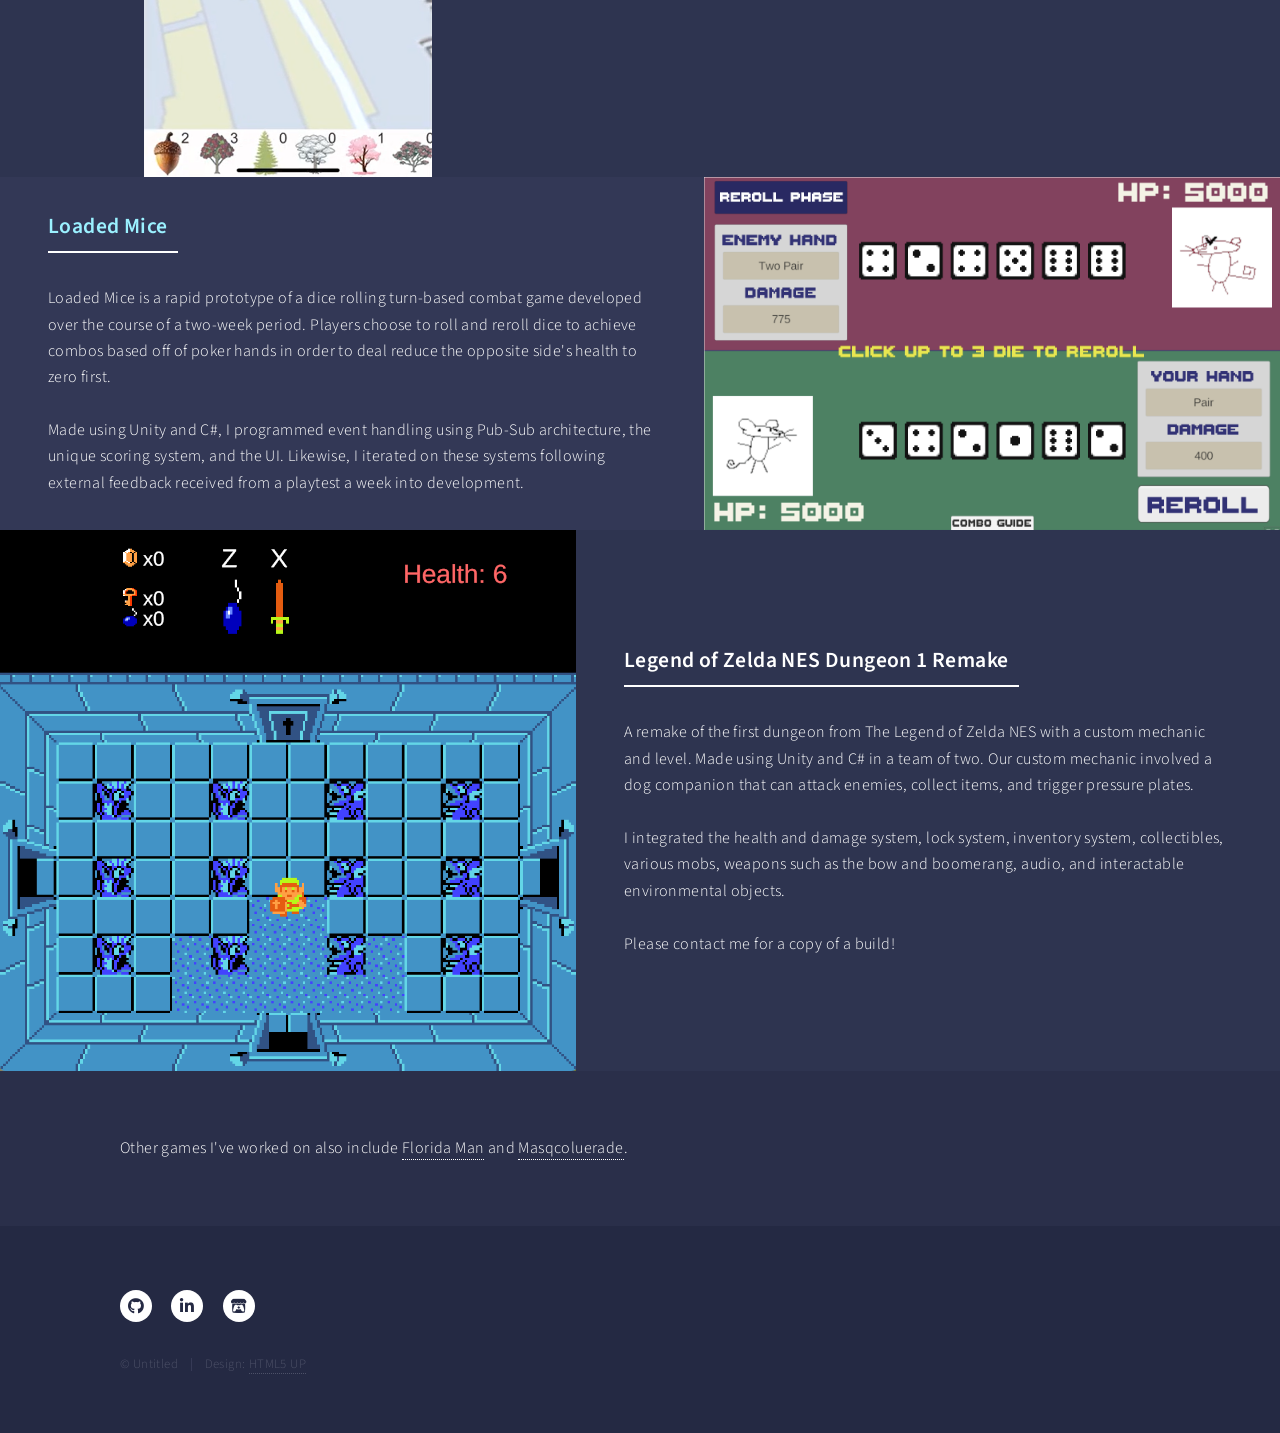
<file: landing.html>
<!DOCTYPE HTML>
<!--
	Forty by HTML5 UP
	html5up.net | @ajlkn
	Free for personal and commercial use under the CCA 3.0 license (html5up.net/license)
-->
<html>
	<head>
		<title>Jonathan Kim Portfolio - Projects</title>
		<meta charset="utf-8" />
		<meta name="viewport" content="width=device-width, initial-scale=1, user-scalable=no" />
		<link rel="stylesheet" href="assets/css/main.css" />
		<noscript><link rel="stylesheet" href="assets/css/noscript.css" /></noscript>
	</head>
	<body class="is-preload">

		<!-- Wrapper -->
			<div id="wrapper">

				<!-- Header -->
				<!-- Note: The "styleN" class below should match that of the banner element. -->
					<header id="header" class="alt style2">
						<a href="index.html" class="logo"><strong>Home</strong></a>
						<nav>
							<a href="#menu">Menu</a>
						</nav>
					</header>

				<!-- Menu -->
					<nav id="menu">
						<ul class="links">
							<li><a href="index.html">Home</a></li>
						</ul>
						<ul class="actions stacked">
							<li><a href="images/JonathanKim_CensoredResume.pdf" class="button fit" target="_blank" rel="noopener">Resume</a></li>
						</ul>
					</nav>

				<!-- Banner -->
				<!-- Note: The "styleN" class below should match that of the header element. -->
					<section id="banner" class="style2">
						<div class="inner">
							<span class="image">
								<img src="images/pic07.jpg" alt="" />
							</span>
							<header class="major">
								<h1>My Projects</h1>
							</header>
							<div class="content">
								<p>A closer look at the games and projects I've worked on.</p>
							</div>
						</div>
					</section>

				<!-- Main -->
					<div id="main">

						<!-- Projects -->
							<section id="one" class="spotlights">
								<section>
									<a href="https://maxkenny.itch.io/lemonlimelight" class="image">
										<img src="images/lemonlimelight.jpg" alt="Lemon Lime Light" data-position="center center" />
									</a>
									<div class="content">
										<div class="inner">
											<header class="major">
												<h3><a href="https://maxkenny.itch.io/lemonlimelight">LEMON-LIMELIGHT</a></h3>
											</header>
											<p>LEMON·LIMELIGHT is a army commanding puzzle game where you navigate the mind of our protagonist Zestelaine after a break up. Use the limelight to your advantage as you guide your colorful troupe of allies through the fractured-flamed-filed psyche of a troubled soul. Check out the trailer <a href="https://www.youtube.com/watch?v=PsdaRORrI8Y">here</a>!</p>
										</div>
									</div>
								</section>
								<section>
									<a href="https://www.youtube.com/watch?v=XAda5JYSG7U" class="image">
										<img src="images/VReecslabpic.png" alt="" data-position="center center" />
									</a>
									<div class="content">
										<div class="inner">
											<header class="major">
												<h3><a href="https://www.youtube.com/watch?v=XAda5JYSG7U">CSE Simulator</a></h3>
											</header>
											<p>CSE Simulator is a virtual reality recreation of a University of Michigan EECS lab made using Unreal Engine 5 and Blueprint Visual Scripting in a team of two, based on the popular game Job Simulator. 
												<br /><br />I primarily integrated a reusable interaction/affordance framework, driving a dozen+ distinct interactable objects such as light switches, copy machines, and drawing on whiteboards. I also designed lightweight NPC encounters using proximity-triggered look-at behavior and interactable characters, and iterated on mobility, lighting, pacing, and environmental mood based on in-VR playtesting and instructor feedback.
											</p>
										</div>
									</div>
								</section>
								<section>
									<a href="https://www.youtube.com/watch?v=92DjPI11784" class="image">
										<img src="images/a2gopic.png" alt="" data-position="center center" style="width: 50%; height: auto; margin: 0 auto;" />
									</a>
									<div class="content">
										<div class="inner">
											<header class="major">
												<h3><a href="https://www.youtube.com/watch?v=92DjPI11784">A2-Go!</a></h3>
											</header>
											<p>A2-Go! is an augmented reality location-based mobile app designed for tourists in Ann Arbor made using Unity and C#. Players explore the city via a map-based interface to discover landmarks, collect resources, and plant virtual trees that contribute to Ann Arbor's goal of becoming the ultimate "Tree City USA."</p>
										</div>
									</div>
								</section>
								<section>
									<a href="https://k1mchee.itch.io/loaded-mice" class="image">
										<img src="images/loadedmicepic.png" alt="" data-position="center center" />
									</a>
									<div class="content">
										<div class="inner">
											<header class="major">
												<h3><a href="https://k1mchee.itch.io/loaded-mice">Loaded Mice</a></h3>
											</header>
											<p>Loaded Mice is a rapid prototype of a dice rolling turn-based combat game developed over the course of a two-week period. Players choose to roll and reroll dice to achieve combos based off of poker hands in order to deal reduce the opposite side's health to zero first.<br /><br />
											Made using Unity and C#, I programmed event handling using Pub-Sub architecture, the unique scoring system, and the UI. Likewise, I iterated on these systems following external feedback received from a playtest a week into development.</p>
										</div>
									</div>
								</section>
								<section id="zelda">
									<span class="image">
										<img src="images/zeldapic.png" alt="" data-position="center center" />
									</span>
									<div class="content">
										<div class="inner">
											<header class="major">
												<h3>Legend of Zelda NES Dungeon 1 Remake</h3>
											</header>
											<p>A remake of the first dungeon from The Legend of Zelda NES with a custom mechanic and level. Made using Unity and C# in a team of two. Our custom mechanic involved a dog companion that can attack enemies, collect items, and trigger pressure plates.

											   <br /><br />I integrated the health and damage system, lock system, inventory system, collectibles, various mobs, weapons such as the bow and boomerang, audio, and interactable environmental objects.

											   <br /><br />Please contact me for a copy of a build!
											</p>
										</div>
									</div>
								</section>
							</section>

						<!-- Other Projects -->
							<section id="two">
								<div class="inner">
									<p>Other games I've worked on also include <a href="https://shalimman.itch.io/florida-man">Florida Man</a> and <a href="https://globalgamejam.org/games/2026/masqcoluerade-1">Masqcoluerade</a>.</p>
								</div>
							</section>

					</div>

				<!-- Footer -->
					<footer id="footer">
						<div class="inner">
							<ul class="icons">
								<li><a href="https://github.com/jonathank1m" class="icon brands alt fa-github"><span class="label">GitHub</span></a></li>
								<li><a href="www.linkedin.com/in/jonathan-k1m" class="icon brands alt fa-linkedin-in"><span class="label">LinkedIn</span></a></li>
								<li><a href="https://k1mchee.itch.io/" class="icon brands alt fa-itch-io"><span class="label">itch.io</span></a></li>
							</ul>
							<ul class="copyright">
								<li>&copy; Untitled</li><li>Design: <a href="https://html5up.net">HTML5 UP</a></li>
							</ul>
						</div>
					</footer>

			</div>

		<!-- Scripts -->
			<script src="assets/js/jquery.min.js"></script>
			<script src="assets/js/jquery.scrolly.min.js"></script>
			<script src="assets/js/jquery.scrollex.min.js"></script>
			<script src="assets/js/browser.min.js"></script>
			<script src="assets/js/breakpoints.min.js"></script>
			<script src="assets/js/util.js"></script>
			<script src="assets/js/main.js"></script>

	</body>
</html>
</file>
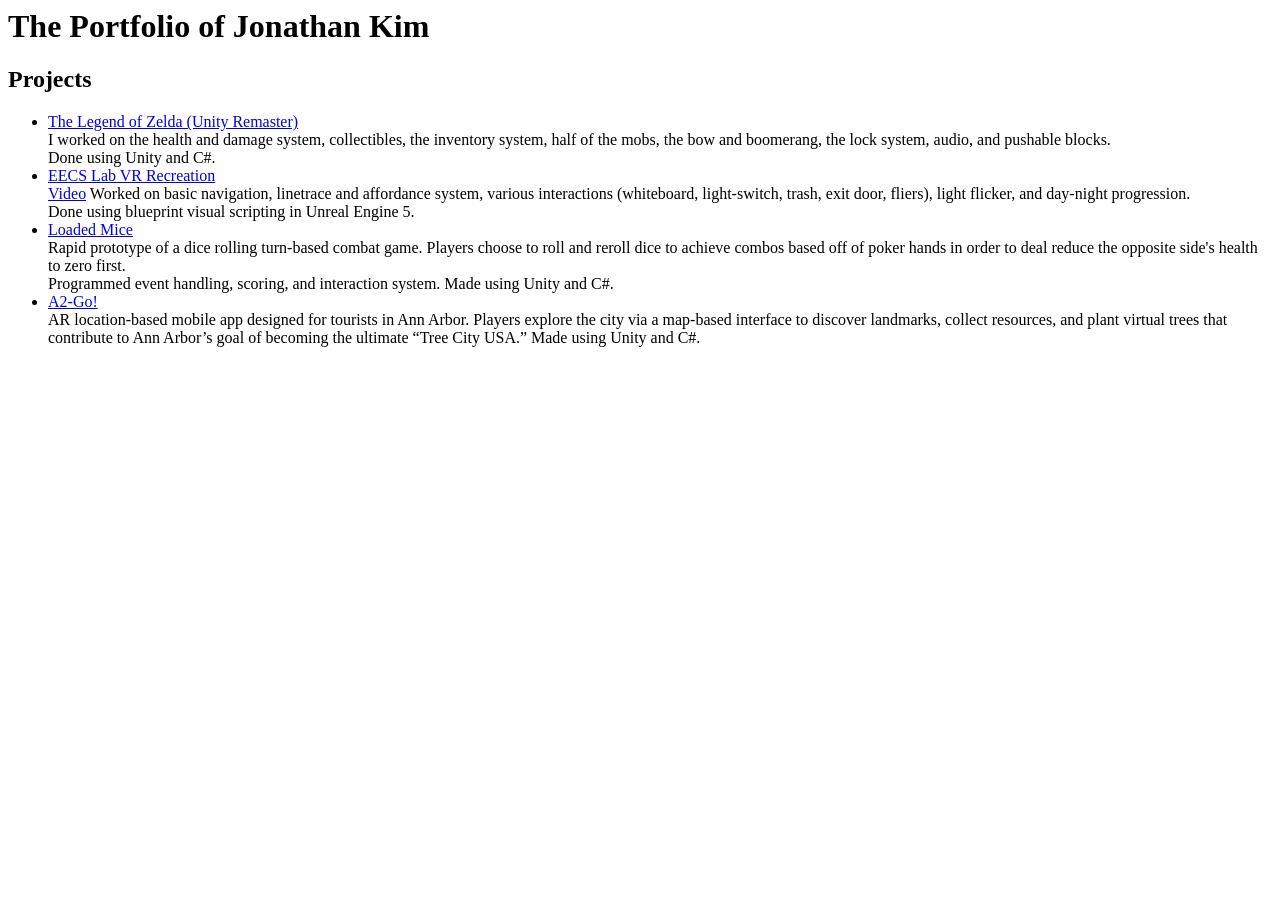
<file: oldindex.html>
<html>

<!-- TODO: Replace Mr. Miyamoto's name with yours -->
<h1>The Portfolio of Jonathan Kim<h1>

<h2>Projects</h2>

<!-- TODO: Erase one of these two. Replace the 'href' link below with a link to your WebGL build page. -->
<ul>
<li><a href="https://maxkenny.itch.io/legend-of-zelda-remake">The Legend of Zelda (Unity Remaster)</a></li>
I worked on the health and damage system, collectibles, the inventory system, half of the mobs, the bow and boomerang, the lock system, audio, and pushable blocks.<br>
Done using Unity and C#.
<li><a href="https://github.com/vedanthkallakuri/eecs440p1">EECS Lab VR Recreation</a></li>
<a href="https://www.youtube.com/watch?v=XAda5JYSG7U">Video</a>
Worked on basic navigation, linetrace and affordance system, various interactions (whiteboard, light-switch, trash, exit door, fliers), light flicker, and day-night progression.<br>
Done using blueprint visual scripting in Unreal Engine 5.
<li><a href="https://k1mchee.itch.io/loaded-mice">Loaded Mice</a></li>
Rapid prototype of a dice rolling turn-based combat game. Players choose to roll and reroll dice to achieve combos based off of poker hands in order to deal reduce the opposite side's health to zero first.<br>
Programmed event handling, scoring, and interaction system. Made using Unity and C#.
<li><a href="https://youtu.be/92DjPI11784">A2-Go!</a></li>
AR location-based mobile app designed for tourists in Ann Arbor. Players explore the city via a map-based interface to discover landmarks, collect resources, and plant virtual trees that contribute to Ann Arbor’s goal of becoming the ultimate “Tree City USA.” Made using Unity and C#.
</ul>

<!-- TIP: Rename this file "index.html", and it will become the default landing page whenever someone navigates their browser to your domain. -->
</html>
</file>
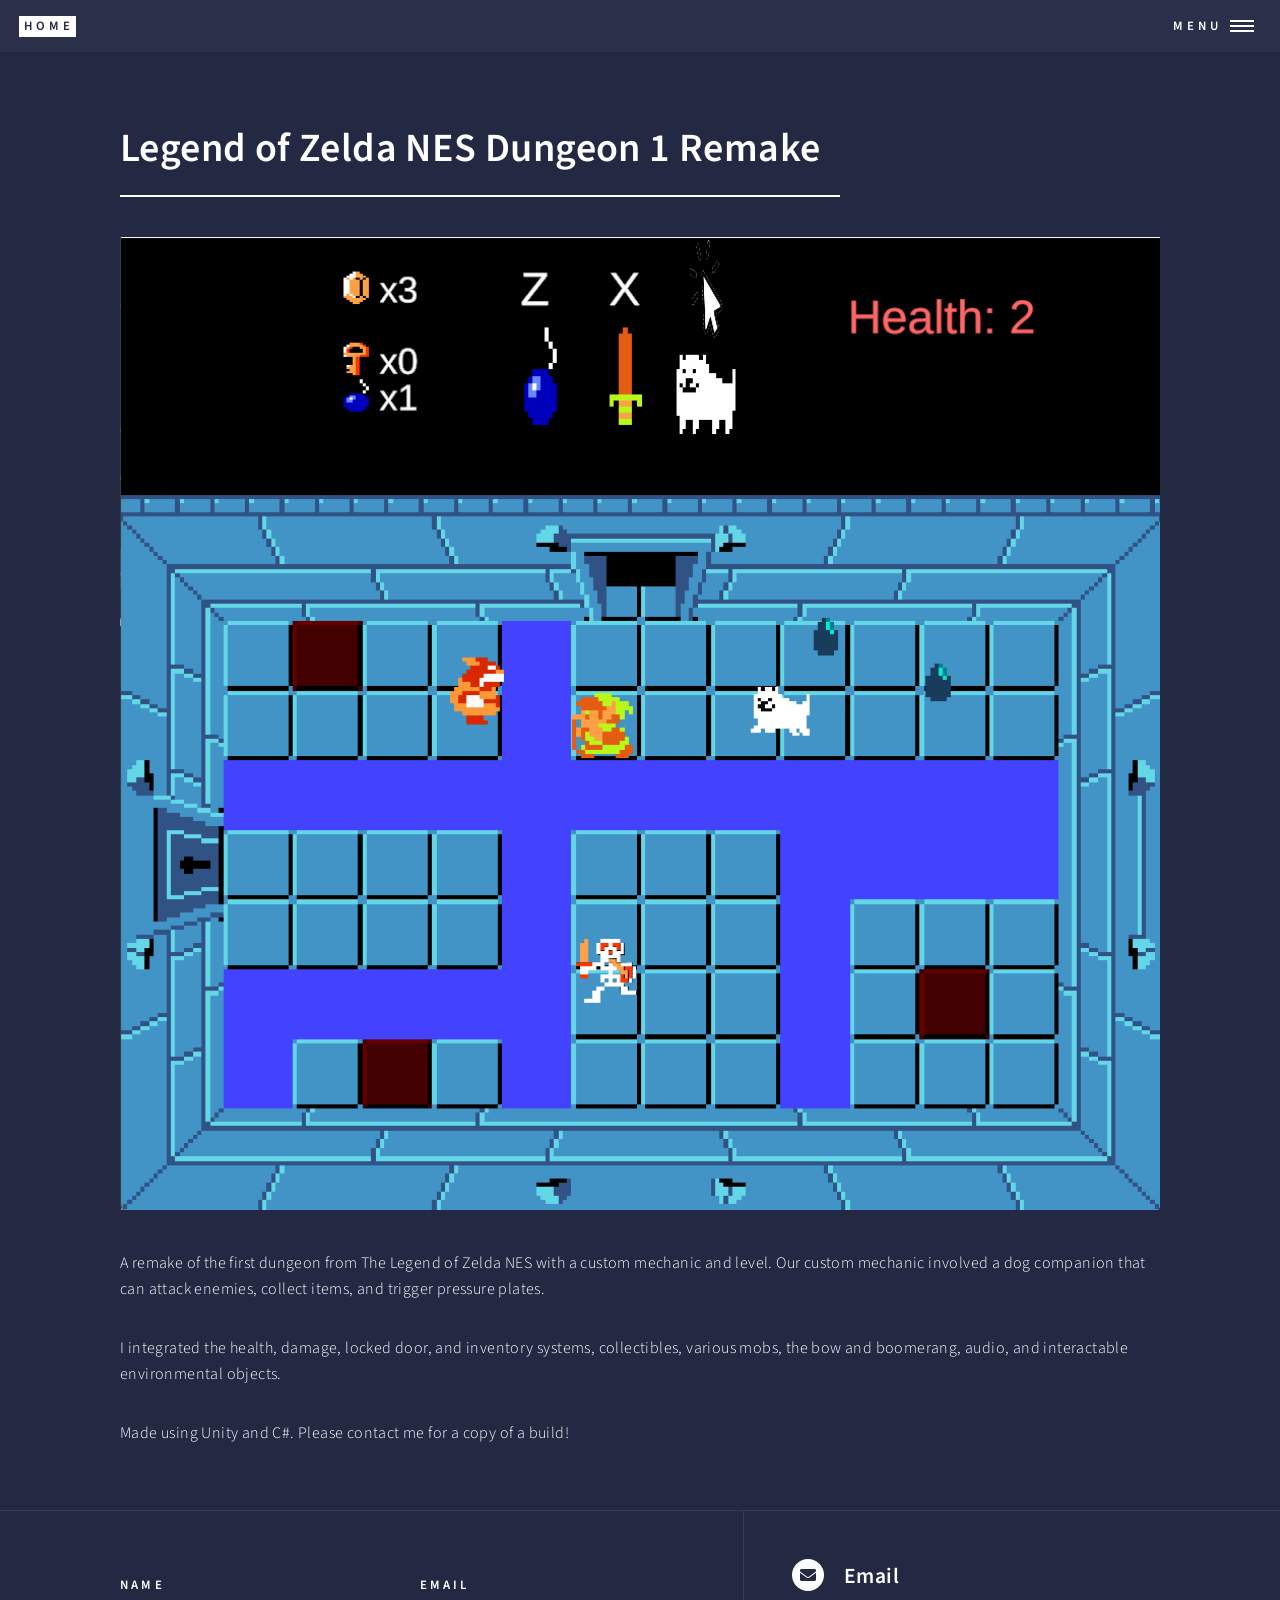
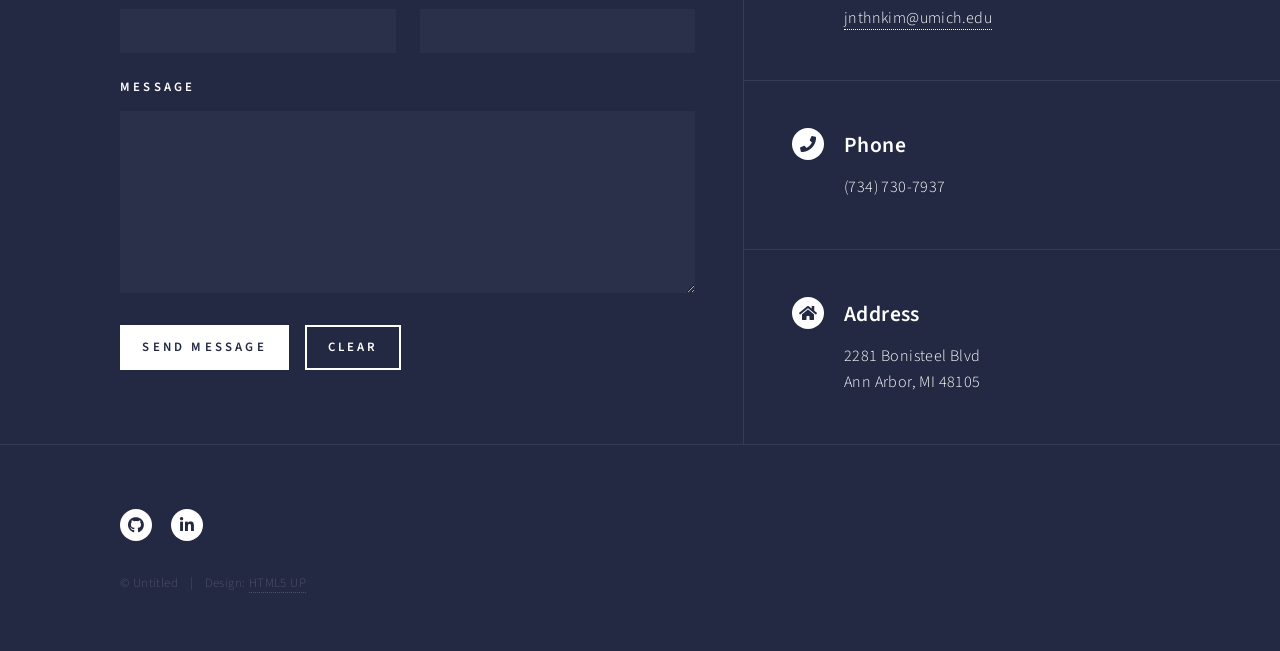
<file: zeldageneric.html>
<!DOCTYPE HTML>
<!--
	Forty by HTML5 UP
	html5up.net | @ajlkn
	Free for personal and commercial use under the CCA 3.0 license (html5up.net/license)
-->
<html>
	<head>
		<title>Zelda NES Dungeon Remake</title>
		<meta charset="utf-8" />
		<meta name="viewport" content="width=device-width, initial-scale=1, user-scalable=no" />
		<link rel="stylesheet" href="assets/css/main.css" />
		<noscript><link rel="stylesheet" href="assets/css/noscript.css" /></noscript>
	</head>
	<body class="is-preload">

		<!-- Wrapper -->
			<div id="wrapper">

				<!-- Header -->
					<header id="header">
						<a href="index.html" class="logo"><strong>Home</strong></a>
						<nav>
							<a href="#menu">Menu</a>
						</nav>
					</header>

				<!-- Menu -->
					<nav id="menu">
						<ul class="links">
							<li><a href="index.html">Home</a></li>
							<li><a href="landing.html">Landing</a></li>
							<li><a href="generic.html">Generic</a></li>
							<li><a href="elements.html">Elements</a></li>
						</ul>
						<ul class="actions stacked">
							<li><a href="#" class="button primary fit">Get Started</a></li>
							<li><a href="#" class="button fit">Log In</a></li>
						</ul>
					</nav>

				<!-- Main -->
					<div id="main" class="alt">

						<!-- One -->
							<section id="one">
								<div class="inner">
									<header class="major">
										<h1>Legend of Zelda NES Dungeon 1 Remake</h1>
									</header>
									<span class="image main"><img src="images/zeldapic2.png" alt="" /></span>
                                    <p>A remake of the first dungeon from The Legend of Zelda NES with a custom mechanic and level. Our custom mechanic involved a dog companion that can attack enemies, collect items, and trigger pressure plates.</p>
                                    <p>I integrated the health, damage, locked door, and inventory systems, collectibles, various mobs, the bow and boomerang, audio, and interactable environmental objects.</p>
                                    <p>Made using Unity and C#. Please contact me for a copy of a build!</p>
								</div>
							</section>

					</div>

				<!-- Contact -->
					<section id="contact">
						<div class="inner">
							<section>
								<form method="post" action="#">
									<div class="fields">
										<div class="field half">
											<label for="name">Name</label>
											<input type="text" name="name" id="name" />
										</div>
										<div class="field half">
											<label for="email">Email</label>
											<input type="text" name="email" id="email" />
										</div>
										<div class="field">
											<label for="message">Message</label>
											<textarea name="message" id="message" rows="6"></textarea>
										</div>
									</div>
									<ul class="actions">
										<li><input type="submit" value="Send Message" class="primary" /></li>
										<li><input type="reset" value="Clear" /></li>
									</ul>
								</form>
							</section>
							<section class="split">
								<section>
									<div class="contact-method">
										<span class="icon solid alt fa-envelope"></span>
										<h3>Email</h3>
										<a href="#">jnthnkim@umich.edu</a>
									</div>
								</section>
								<section>
									<div class="contact-method">
										<span class="icon solid alt fa-phone"></span>
										<h3>Phone</h3>
										<span>(734) 730-7937</span>
									</div>
								</section>
								<section>
									<div class="contact-method">
										<span class="icon solid alt fa-home"></span>
										<h3>Address</h3>
										<span>2281 Bonisteel Blvd<br />
										Ann Arbor, MI 48105<br /></span>
									</div>
								</section>
							</section>
						</div>
					</section>

				<!-- Footer -->
					<footer id="footer">
						<div class="inner">
							<ul class="icons">
								<li><a href="https://github.com/jonathank1m" class="icon brands alt fa-github"><span class="label">GitHub</span></a></li>
								<li><a href="www.linkedin.com/in/jonathan-k1m" class="icon brands alt fa-linkedin-in"><span class="label">LinkedIn</span></a></li>
							</ul>
							<ul class="copyright">
								<li>&copy; Untitled</li><li>Design: <a href="https://html5up.net">HTML5 UP</a></li>
							</ul>
						</div>
					</footer>


			</div>

		<!-- Scripts -->
			<script src="assets/js/jquery.min.js"></script>
			<script src="assets/js/jquery.scrolly.min.js"></script>
			<script src="assets/js/jquery.scrollex.min.js"></script>
			<script src="assets/js/browser.min.js"></script>
			<script src="assets/js/breakpoints.min.js"></script>
			<script src="assets/js/util.js"></script>
			<script src="assets/js/main.js"></script>

	</body>
</html>
</file>
<file: assets/css/noscript.css>
/*
	Forty by HTML5 UP
	html5up.net | @ajlkn
	Free for personal and commercial use under the CCA 3.0 license (html5up.net/license)
*/

/* Banner */

	body.is-preload #banner:after {
		opacity: 0.85;
	}

	body.is-preload #banner > .inner {
		-moz-filter: none;
		-webkit-filter: none;
		-ms-filter: none;
		filter: none;
		-moz-transform: none;
		-webkit-transform: none;
		-ms-transform: none;
		transform: none;
		opacity: 1;
	}
</file>
<file: assets/css/main.css>
@import url(fontawesome-all.min.css);
@import url("https://fonts.googleapis.com/css?family=Source+Sans+Pro:300,300italic,600,600italic");

/*
	Forty by HTML5 UP
	html5up.net | @ajlkn
	Free for personal and commercial use under the CCA 3.0 license (html5up.net/license)
*/

html, body, div, span, applet, object,
iframe, h1, h2, h3, h4, h5, h6, p, blockquote,
pre, a, abbr, acronym, address, big, cite,
code, del, dfn, em, img, ins, kbd, q, s, samp,
small, strike, strong, sub, sup, tt, var, b,
u, i, center, dl, dt, dd, ol, ul, li, fieldset,
form, label, legend, table, caption, tbody,
tfoot, thead, tr, th, td, article, aside,
canvas, details, embed, figure, figcaption,
footer, header, hgroup, menu, nav, output, ruby,
section, summary, time, mark, audio, video {
	margin: 0;
	padding: 0;
	border: 0;
	font-size: 100%;
	font: inherit;
	vertical-align: baseline;}

article, aside, details, figcaption, figure,
footer, header, hgroup, menu, nav, section {
	display: block;}

body {
	line-height: 1;
}

ol, ul {
	list-style: none;
}

blockquote, q {
	quotes: none;
}

	blockquote:before, blockquote:after, q:before, q:after {
		content: '';
		content: none;
	}

table {
	border-collapse: collapse;
	border-spacing: 0;
}

body {
	-webkit-text-size-adjust: none;
}

mark {
	background-color: transparent;
	color: inherit;
}

input::-moz-focus-inner {
	border: 0;
	padding: 0;
}

input, select, textarea {
	-moz-appearance: none;
	-webkit-appearance: none;
	-ms-appearance: none;
	appearance: none;
}

/* Basic */

	@-ms-viewport {
		width: device-width;
	}

	body {
		-ms-overflow-style: scrollbar;
	}

	@media screen and (max-width: 480px) {

		html, body {
			min-width: 320px;
		}

	}

	html {
		box-sizing: border-box;
	}

	*, *:before, *:after {
		box-sizing: inherit;
	}

	body {
		background: #242943;
	}

		body.is-preload *, body.is-preload *:before, body.is-preload *:after {
			-moz-animation: none !important;
			-webkit-animation: none !important;
			-ms-animation: none !important;
			animation: none !important;
			-moz-transition: none !important;
			-webkit-transition: none !important;
			-ms-transition: none !important;
			transition: none !important;
		}

/* Type */

	body, input, select, textarea {
		color: #ffffff;
		font-family: "Source Sans Pro", Helvetica, sans-serif;
		font-size: 17pt;
		font-weight: 300;
		letter-spacing: 0.025em;
		line-height: 1.65;
	}

		@media screen and (max-width: 1680px) {

			body, input, select, textarea {
				font-size: 14pt;
			}

		}

		@media screen and (max-width: 1280px) {

			body, input, select, textarea {
				font-size: 12pt;
			}

		}

		@media screen and (max-width: 360px) {

			body, input, select, textarea {
				font-size: 11pt;
			}

		}

	a {
		-moz-transition: color 0.2s ease-in-out, border-bottom-color 0.2s ease-in-out;
		-webkit-transition: color 0.2s ease-in-out, border-bottom-color 0.2s ease-in-out;
		-ms-transition: color 0.2s ease-in-out, border-bottom-color 0.2s ease-in-out;
		transition: color 0.2s ease-in-out, border-bottom-color 0.2s ease-in-out;
		border-bottom: dotted 1px;
		color: inherit;
		text-decoration: none;
	}

		a:hover {
			border-bottom-color: transparent;
			color: #9bf1ff !important;
		}

		a:active {
			color: #53e3fb !important;
		}

	strong, b {
		color: #ffffff;
		font-weight: 600;
	}

	em, i {
		font-style: italic;
	}

	p {
		margin: 0 0 2em 0;
	}

	h1, h2, h3, h4, h5, h6 {
		color: #ffffff;
		font-weight: 600;
		line-height: 1.65;
		margin: 0 0 1em 0;
	}

		h1 a, h2 a, h3 a, h4 a, h5 a, h6 a {
			color: inherit;
			border-bottom: 0;
		}

	h1 {
		font-size: 2.5em;
	}

	h2 {
		font-size: 1.75em;
	}

	h3 {
		font-size: 1.35em;
	}

	h4 {
		font-size: 1.1em;
	}

	h5 {
		font-size: 0.9em;
	}

	h6 {
		font-size: 0.7em;
	}

	@media screen and (max-width: 736px) {

		h1 {
			font-size: 2em;
		}

		h2 {
			font-size: 1.5em;
		}

		h3 {
			font-size: 1.25em;
		}

	}

	sub {
		font-size: 0.8em;
		position: relative;
		top: 0.5em;
	}

	sup {
		font-size: 0.8em;
		position: relative;
		top: -0.5em;
	}

	blockquote {
		border-left: solid 4px rgba(212, 212, 255, 0.1);
		font-style: italic;
		margin: 0 0 2em 0;
		padding: 0.5em 0 0.5em 2em;
	}

	code {
		background: rgba(212, 212, 255, 0.035);
		font-family: "Courier New", monospace;
		font-size: 0.9em;
		margin: 0 0.25em;
		padding: 0.25em 0.65em;
	}

	pre {
		-webkit-overflow-scrolling: touch;
		font-family: "Courier New", monospace;
		font-size: 0.9em;
		margin: 0 0 2em 0;
	}

		pre code {
			display: block;
			line-height: 1.75;
			padding: 1em 1.5em;
			overflow-x: auto;
		}

	hr {
		border: 0;
		border-bottom: solid 1px rgba(212, 212, 255, 0.1);
		margin: 2em 0;
	}

		hr.major {
			margin: 3em 0;
		}

	.align-left {
		text-align: left;
	}

	.align-center {
		text-align: center;
	}

	.align-right {
		text-align: right;
	}

/* Row */

	.row {
		display: flex;
		flex-wrap: wrap;
		box-sizing: border-box;
		align-items: stretch;
	}

		.row > * {
			box-sizing: border-box;
		}

		.row.gtr-uniform > * > :last-child {
			margin-bottom: 0;
		}

		.row.aln-left {
			justify-content: flex-start;
		}

		.row.aln-center {
			justify-content: center;
		}

		.row.aln-right {
			justify-content: flex-end;
		}

		.row.aln-top {
			align-items: flex-start;
		}

		.row.aln-middle {
			align-items: center;
		}

		.row.aln-bottom {
			align-items: flex-end;
		}

		.row > .imp {
			order: -1;
		}

		.row > .col-1 {
			width: 8.33333%;
		}

		.row > .off-1 {
			margin-left: 8.33333%;
		}

		.row > .col-2 {
			width: 16.66667%;
		}

		.row > .off-2 {
			margin-left: 16.66667%;
		}

		.row > .col-3 {
			width: 25%;
		}

		.row > .off-3 {
			margin-left: 25%;
		}

		.row > .col-4 {
			width: 33.33333%;
		}

		.row > .off-4 {
			margin-left: 33.33333%;
		}

		.row > .col-5 {
			width: 41.66667%;
		}

		.row > .off-5 {
			margin-left: 41.66667%;
		}

		.row > .col-6 {
			width: 50%;
		}

		.row > .off-6 {
			margin-left: 50%;
		}

		.row > .col-7 {
			width: 58.33333%;
		}

		.row > .off-7 {
			margin-left: 58.33333%;
		}

		.row > .col-8 {
			width: 66.66667%;
		}

		.row > .off-8 {
			margin-left: 66.66667%;
		}

		.row > .col-9 {
			width: 75%;
		}

		.row > .off-9 {
			margin-left: 75%;
		}

		.row > .col-10 {
			width: 83.33333%;
		}

		.row > .off-10 {
			margin-left: 83.33333%;
		}

		.row > .col-11 {
			width: 91.66667%;
		}

		.row > .off-11 {
			margin-left: 91.66667%;
		}

		.row > .col-12 {
			width: 100%;
		}

		.row > .off-12 {
			margin-left: 100%;
		}

		.row.gtr-0 {
			margin-top: 0;
			margin-left: 0em;
		}

			.row.gtr-0 > * {
				padding: 0 0 0 0em;
			}

			.row.gtr-0.gtr-uniform {
				margin-top: 0em;
			}

				.row.gtr-0.gtr-uniform > * {
					padding-top: 0em;
				}

		.row.gtr-25 {
			margin-top: 0;
			margin-left: -0.5em;
		}

			.row.gtr-25 > * {
				padding: 0 0 0 0.5em;
			}

			.row.gtr-25.gtr-uniform {
				margin-top: -0.5em;
			}

				.row.gtr-25.gtr-uniform > * {
					padding-top: 0.5em;
				}

		.row.gtr-50 {
			margin-top: 0;
			margin-left: -1em;
		}

			.row.gtr-50 > * {
				padding: 0 0 0 1em;
			}

			.row.gtr-50.gtr-uniform {
				margin-top: -1em;
			}

				.row.gtr-50.gtr-uniform > * {
					padding-top: 1em;
				}

		.row {
			margin-top: 0;
			margin-left: -2em;
		}

			.row > * {
				padding: 0 0 0 2em;
			}

			.row.gtr-uniform {
				margin-top: -2em;
			}

				.row.gtr-uniform > * {
					padding-top: 2em;
				}

		.row.gtr-150 {
			margin-top: 0;
			margin-left: -3em;
		}

			.row.gtr-150 > * {
				padding: 0 0 0 3em;
			}

			.row.gtr-150.gtr-uniform {
				margin-top: -3em;
			}

				.row.gtr-150.gtr-uniform > * {
					padding-top: 3em;
				}

		.row.gtr-200 {
			margin-top: 0;
			margin-left: -4em;
		}

			.row.gtr-200 > * {
				padding: 0 0 0 4em;
			}

			.row.gtr-200.gtr-uniform {
				margin-top: -4em;
			}

				.row.gtr-200.gtr-uniform > * {
					padding-top: 4em;
				}

		@media screen and (max-width: 1680px) {

			.row {
				display: flex;
				flex-wrap: wrap;
				box-sizing: border-box;
				align-items: stretch;
			}

				.row > * {
					box-sizing: border-box;
				}

				.row.gtr-uniform > * > :last-child {
					margin-bottom: 0;
				}

				.row.aln-left {
					justify-content: flex-start;
				}

				.row.aln-center {
					justify-content: center;
				}

				.row.aln-right {
					justify-content: flex-end;
				}

				.row.aln-top {
					align-items: flex-start;
				}

				.row.aln-middle {
					align-items: center;
				}

				.row.aln-bottom {
					align-items: flex-end;
				}

				.row > .imp-xlarge {
					order: -1;
				}

				.row > .col-1-xlarge {
					width: 8.33333%;
				}

				.row > .off-1-xlarge {
					margin-left: 8.33333%;
				}

				.row > .col-2-xlarge {
					width: 16.66667%;
				}

				.row > .off-2-xlarge {
					margin-left: 16.66667%;
				}

				.row > .col-3-xlarge {
					width: 25%;
				}

				.row > .off-3-xlarge {
					margin-left: 25%;
				}

				.row > .col-4-xlarge {
					width: 33.33333%;
				}

				.row > .off-4-xlarge {
					margin-left: 33.33333%;
				}

				.row > .col-5-xlarge {
					width: 41.66667%;
				}

				.row > .off-5-xlarge {
					margin-left: 41.66667%;
				}

				.row > .col-6-xlarge {
					width: 50%;
				}

				.row > .off-6-xlarge {
					margin-left: 50%;
				}

				.row > .col-7-xlarge {
					width: 58.33333%;
				}

				.row > .off-7-xlarge {
					margin-left: 58.33333%;
				}

				.row > .col-8-xlarge {
					width: 66.66667%;
				}

				.row > .off-8-xlarge {
					margin-left: 66.66667%;
				}

				.row > .col-9-xlarge {
					width: 75%;
				}

				.row > .off-9-xlarge {
					margin-left: 75%;
				}

				.row > .col-10-xlarge {
					width: 83.33333%;
				}

				.row > .off-10-xlarge {
					margin-left: 83.33333%;
				}

				.row > .col-11-xlarge {
					width: 91.66667%;
				}

				.row > .off-11-xlarge {
					margin-left: 91.66667%;
				}

				.row > .col-12-xlarge {
					width: 100%;
				}

				.row > .off-12-xlarge {
					margin-left: 100%;
				}

				.row.gtr-0 {
					margin-top: 0;
					margin-left: 0em;
				}

					.row.gtr-0 > * {
						padding: 0 0 0 0em;
					}

					.row.gtr-0.gtr-uniform {
						margin-top: 0em;
					}

						.row.gtr-0.gtr-uniform > * {
							padding-top: 0em;
						}

				.row.gtr-25 {
					margin-top: 0;
					margin-left: -0.5em;
				}

					.row.gtr-25 > * {
						padding: 0 0 0 0.5em;
					}

					.row.gtr-25.gtr-uniform {
						margin-top: -0.5em;
					}

						.row.gtr-25.gtr-uniform > * {
							padding-top: 0.5em;
						}

				.row.gtr-50 {
					margin-top: 0;
					margin-left: -1em;
				}

					.row.gtr-50 > * {
						padding: 0 0 0 1em;
					}

					.row.gtr-50.gtr-uniform {
						margin-top: -1em;
					}

						.row.gtr-50.gtr-uniform > * {
							padding-top: 1em;
						}

				.row {
					margin-top: 0;
					margin-left: -2em;
				}

					.row > * {
						padding: 0 0 0 2em;
					}

					.row.gtr-uniform {
						margin-top: -2em;
					}

						.row.gtr-uniform > * {
							padding-top: 2em;
						}

				.row.gtr-150 {
					margin-top: 0;
					margin-left: -3em;
				}

					.row.gtr-150 > * {
						padding: 0 0 0 3em;
					}

					.row.gtr-150.gtr-uniform {
						margin-top: -3em;
					}

						.row.gtr-150.gtr-uniform > * {
							padding-top: 3em;
						}

				.row.gtr-200 {
					margin-top: 0;
					margin-left: -4em;
				}

					.row.gtr-200 > * {
						padding: 0 0 0 4em;
					}

					.row.gtr-200.gtr-uniform {
						margin-top: -4em;
					}

						.row.gtr-200.gtr-uniform > * {
							padding-top: 4em;
						}

		}

		@media screen and (max-width: 1280px) {

			.row {
				display: flex;
				flex-wrap: wrap;
				box-sizing: border-box;
				align-items: stretch;
			}

				.row > * {
					box-sizing: border-box;
				}

				.row.gtr-uniform > * > :last-child {
					margin-bottom: 0;
				}

				.row.aln-left {
					justify-content: flex-start;
				}

				.row.aln-center {
					justify-content: center;
				}

				.row.aln-right {
					justify-content: flex-end;
				}

				.row.aln-top {
					align-items: flex-start;
				}

				.row.aln-middle {
					align-items: center;
				}

				.row.aln-bottom {
					align-items: flex-end;
				}

				.row > .imp-large {
					order: -1;
				}

				.row > .col-1-large {
					width: 8.33333%;
				}

				.row > .off-1-large {
					margin-left: 8.33333%;
				}

				.row > .col-2-large {
					width: 16.66667%;
				}

				.row > .off-2-large {
					margin-left: 16.66667%;
				}

				.row > .col-3-large {
					width: 25%;
				}

				.row > .off-3-large {
					margin-left: 25%;
				}

				.row > .col-4-large {
					width: 33.33333%;
				}

				.row > .off-4-large {
					margin-left: 33.33333%;
				}

				.row > .col-5-large {
					width: 41.66667%;
				}

				.row > .off-5-large {
					margin-left: 41.66667%;
				}

				.row > .col-6-large {
					width: 50%;
				}

				.row > .off-6-large {
					margin-left: 50%;
				}

				.row > .col-7-large {
					width: 58.33333%;
				}

				.row > .off-7-large {
					margin-left: 58.33333%;
				}

				.row > .col-8-large {
					width: 66.66667%;
				}

				.row > .off-8-large {
					margin-left: 66.66667%;
				}

				.row > .col-9-large {
					width: 75%;
				}

				.row > .off-9-large {
					margin-left: 75%;
				}

				.row > .col-10-large {
					width: 83.33333%;
				}

				.row > .off-10-large {
					margin-left: 83.33333%;
				}

				.row > .col-11-large {
					width: 91.66667%;
				}

				.row > .off-11-large {
					margin-left: 91.66667%;
				}

				.row > .col-12-large {
					width: 100%;
				}

				.row > .off-12-large {
					margin-left: 100%;
				}

				.row.gtr-0 {
					margin-top: 0;
					margin-left: 0em;
				}

					.row.gtr-0 > * {
						padding: 0 0 0 0em;
					}

					.row.gtr-0.gtr-uniform {
						margin-top: 0em;
					}

						.row.gtr-0.gtr-uniform > * {
							padding-top: 0em;
						}

				.row.gtr-25 {
					margin-top: 0;
					margin-left: -0.375em;
				}

					.row.gtr-25 > * {
						padding: 0 0 0 0.375em;
					}

					.row.gtr-25.gtr-uniform {
						margin-top: -0.375em;
					}

						.row.gtr-25.gtr-uniform > * {
							padding-top: 0.375em;
						}

				.row.gtr-50 {
					margin-top: 0;
					margin-left: -0.75em;
				}

					.row.gtr-50 > * {
						padding: 0 0 0 0.75em;
					}

					.row.gtr-50.gtr-uniform {
						margin-top: -0.75em;
					}

						.row.gtr-50.gtr-uniform > * {
							padding-top: 0.75em;
						}

				.row {
					margin-top: 0;
					margin-left: -1.5em;
				}

					.row > * {
						padding: 0 0 0 1.5em;
					}

					.row.gtr-uniform {
						margin-top: -1.5em;
					}

						.row.gtr-uniform > * {
							padding-top: 1.5em;
						}

				.row.gtr-150 {
					margin-top: 0;
					margin-left: -2.25em;
				}

					.row.gtr-150 > * {
						padding: 0 0 0 2.25em;
					}

					.row.gtr-150.gtr-uniform {
						margin-top: -2.25em;
					}

						.row.gtr-150.gtr-uniform > * {
							padding-top: 2.25em;
						}

				.row.gtr-200 {
					margin-top: 0;
					margin-left: -3em;
				}

					.row.gtr-200 > * {
						padding: 0 0 0 3em;
					}

					.row.gtr-200.gtr-uniform {
						margin-top: -3em;
					}

						.row.gtr-200.gtr-uniform > * {
							padding-top: 3em;
						}

		}

		@media screen and (max-width: 980px) {

			.row {
				display: flex;
				flex-wrap: wrap;
				box-sizing: border-box;
				align-items: stretch;
			}

				.row > * {
					box-sizing: border-box;
				}

				.row.gtr-uniform > * > :last-child {
					margin-bottom: 0;
				}

				.row.aln-left {
					justify-content: flex-start;
				}

				.row.aln-center {
					justify-content: center;
				}

				.row.aln-right {
					justify-content: flex-end;
				}

				.row.aln-top {
					align-items: flex-start;
				}

				.row.aln-middle {
					align-items: center;
				}

				.row.aln-bottom {
					align-items: flex-end;
				}

				.row > .imp-medium {
					order: -1;
				}

				.row > .col-1-medium {
					width: 8.33333%;
				}

				.row > .off-1-medium {
					margin-left: 8.33333%;
				}

				.row > .col-2-medium {
					width: 16.66667%;
				}

				.row > .off-2-medium {
					margin-left: 16.66667%;
				}

				.row > .col-3-medium {
					width: 25%;
				}

				.row > .off-3-medium {
					margin-left: 25%;
				}

				.row > .col-4-medium {
					width: 33.33333%;
				}

				.row > .off-4-medium {
					margin-left: 33.33333%;
				}

				.row > .col-5-medium {
					width: 41.66667%;
				}

				.row > .off-5-medium {
					margin-left: 41.66667%;
				}

				.row > .col-6-medium {
					width: 50%;
				}

				.row > .off-6-medium {
					margin-left: 50%;
				}

				.row > .col-7-medium {
					width: 58.33333%;
				}

				.row > .off-7-medium {
					margin-left: 58.33333%;
				}

				.row > .col-8-medium {
					width: 66.66667%;
				}

				.row > .off-8-medium {
					margin-left: 66.66667%;
				}

				.row > .col-9-medium {
					width: 75%;
				}

				.row > .off-9-medium {
					margin-left: 75%;
				}

				.row > .col-10-medium {
					width: 83.33333%;
				}

				.row > .off-10-medium {
					margin-left: 83.33333%;
				}

				.row > .col-11-medium {
					width: 91.66667%;
				}

				.row > .off-11-medium {
					margin-left: 91.66667%;
				}

				.row > .col-12-medium {
					width: 100%;
				}

				.row > .off-12-medium {
					margin-left: 100%;
				}

				.row.gtr-0 {
					margin-top: 0;
					margin-left: 0em;
				}

					.row.gtr-0 > * {
						padding: 0 0 0 0em;
					}

					.row.gtr-0.gtr-uniform {
						margin-top: 0em;
					}

						.row.gtr-0.gtr-uniform > * {
							padding-top: 0em;
						}

				.row.gtr-25 {
					margin-top: 0;
					margin-left: -0.375em;
				}

					.row.gtr-25 > * {
						padding: 0 0 0 0.375em;
					}

					.row.gtr-25.gtr-uniform {
						margin-top: -0.375em;
					}

						.row.gtr-25.gtr-uniform > * {
							padding-top: 0.375em;
						}

				.row.gtr-50 {
					margin-top: 0;
					margin-left: -0.75em;
				}

					.row.gtr-50 > * {
						padding: 0 0 0 0.75em;
					}

					.row.gtr-50.gtr-uniform {
						margin-top: -0.75em;
					}

						.row.gtr-50.gtr-uniform > * {
							padding-top: 0.75em;
						}

				.row {
					margin-top: 0;
					margin-left: -1.5em;
				}

					.row > * {
						padding: 0 0 0 1.5em;
					}

					.row.gtr-uniform {
						margin-top: -1.5em;
					}

						.row.gtr-uniform > * {
							padding-top: 1.5em;
						}

				.row.gtr-150 {
					margin-top: 0;
					margin-left: -2.25em;
				}

					.row.gtr-150 > * {
						padding: 0 0 0 2.25em;
					}

					.row.gtr-150.gtr-uniform {
						margin-top: -2.25em;
					}

						.row.gtr-150.gtr-uniform > * {
							padding-top: 2.25em;
						}

				.row.gtr-200 {
					margin-top: 0;
					margin-left: -3em;
				}

					.row.gtr-200 > * {
						padding: 0 0 0 3em;
					}

					.row.gtr-200.gtr-uniform {
						margin-top: -3em;
					}

						.row.gtr-200.gtr-uniform > * {
							padding-top: 3em;
						}

		}

		@media screen and (max-width: 736px) {

			.row {
				display: flex;
				flex-wrap: wrap;
				box-sizing: border-box;
				align-items: stretch;
			}

				.row > * {
					box-sizing: border-box;
				}

				.row.gtr-uniform > * > :last-child {
					margin-bottom: 0;
				}

				.row.aln-left {
					justify-content: flex-start;
				}

				.row.aln-center {
					justify-content: center;
				}

				.row.aln-right {
					justify-content: flex-end;
				}

				.row.aln-top {
					align-items: flex-start;
				}

				.row.aln-middle {
					align-items: center;
				}

				.row.aln-bottom {
					align-items: flex-end;
				}

				.row > .imp-small {
					order: -1;
				}

				.row > .col-1-small {
					width: 8.33333%;
				}

				.row > .off-1-small {
					margin-left: 8.33333%;
				}

				.row > .col-2-small {
					width: 16.66667%;
				}

				.row > .off-2-small {
					margin-left: 16.66667%;
				}

				.row > .col-3-small {
					width: 25%;
				}

				.row > .off-3-small {
					margin-left: 25%;
				}

				.row > .col-4-small {
					width: 33.33333%;
				}

				.row > .off-4-small {
					margin-left: 33.33333%;
				}

				.row > .col-5-small {
					width: 41.66667%;
				}

				.row > .off-5-small {
					margin-left: 41.66667%;
				}

				.row > .col-6-small {
					width: 50%;
				}

				.row > .off-6-small {
					margin-left: 50%;
				}

				.row > .col-7-small {
					width: 58.33333%;
				}

				.row > .off-7-small {
					margin-left: 58.33333%;
				}

				.row > .col-8-small {
					width: 66.66667%;
				}

				.row > .off-8-small {
					margin-left: 66.66667%;
				}

				.row > .col-9-small {
					width: 75%;
				}

				.row > .off-9-small {
					margin-left: 75%;
				}

				.row > .col-10-small {
					width: 83.33333%;
				}

				.row > .off-10-small {
					margin-left: 83.33333%;
				}

				.row > .col-11-small {
					width: 91.66667%;
				}

				.row > .off-11-small {
					margin-left: 91.66667%;
				}

				.row > .col-12-small {
					width: 100%;
				}

				.row > .off-12-small {
					margin-left: 100%;
				}

				.row.gtr-0 {
					margin-top: 0;
					margin-left: 0em;
				}

					.row.gtr-0 > * {
						padding: 0 0 0 0em;
					}

					.row.gtr-0.gtr-uniform {
						margin-top: 0em;
					}

						.row.gtr-0.gtr-uniform > * {
							padding-top: 0em;
						}

				.row.gtr-25 {
					margin-top: 0;
					margin-left: -0.3125em;
				}

					.row.gtr-25 > * {
						padding: 0 0 0 0.3125em;
					}

					.row.gtr-25.gtr-uniform {
						margin-top: -0.3125em;
					}

						.row.gtr-25.gtr-uniform > * {
							padding-top: 0.3125em;
						}

				.row.gtr-50 {
					margin-top: 0;
					margin-left: -0.625em;
				}

					.row.gtr-50 > * {
						padding: 0 0 0 0.625em;
					}

					.row.gtr-50.gtr-uniform {
						margin-top: -0.625em;
					}

						.row.gtr-50.gtr-uniform > * {
							padding-top: 0.625em;
						}

				.row {
					margin-top: 0;
					margin-left: -1.25em;
				}

					.row > * {
						padding: 0 0 0 1.25em;
					}

					.row.gtr-uniform {
						margin-top: -1.25em;
					}

						.row.gtr-uniform > * {
							padding-top: 1.25em;
						}

				.row.gtr-150 {
					margin-top: 0;
					margin-left: -1.875em;
				}

					.row.gtr-150 > * {
						padding: 0 0 0 1.875em;
					}

					.row.gtr-150.gtr-uniform {
						margin-top: -1.875em;
					}

						.row.gtr-150.gtr-uniform > * {
							padding-top: 1.875em;
						}

				.row.gtr-200 {
					margin-top: 0;
					margin-left: -2.5em;
				}

					.row.gtr-200 > * {
						padding: 0 0 0 2.5em;
					}

					.row.gtr-200.gtr-uniform {
						margin-top: -2.5em;
					}

						.row.gtr-200.gtr-uniform > * {
							padding-top: 2.5em;
						}

		}

		@media screen and (max-width: 480px) {

			.row {
				display: flex;
				flex-wrap: wrap;
				box-sizing: border-box;
				align-items: stretch;
			}

				.row > * {
					box-sizing: border-box;
				}

				.row.gtr-uniform > * > :last-child {
					margin-bottom: 0;
				}

				.row.aln-left {
					justify-content: flex-start;
				}

				.row.aln-center {
					justify-content: center;
				}

				.row.aln-right {
					justify-content: flex-end;
				}

				.row.aln-top {
					align-items: flex-start;
				}

				.row.aln-middle {
					align-items: center;
				}

				.row.aln-bottom {
					align-items: flex-end;
				}

				.row > .imp-xsmall {
					order: -1;
				}

				.row > .col-1-xsmall {
					width: 8.33333%;
				}

				.row > .off-1-xsmall {
					margin-left: 8.33333%;
				}

				.row > .col-2-xsmall {
					width: 16.66667%;
				}

				.row > .off-2-xsmall {
					margin-left: 16.66667%;
				}

				.row > .col-3-xsmall {
					width: 25%;
				}

				.row > .off-3-xsmall {
					margin-left: 25%;
				}

				.row > .col-4-xsmall {
					width: 33.33333%;
				}

				.row > .off-4-xsmall {
					margin-left: 33.33333%;
				}

				.row > .col-5-xsmall {
					width: 41.66667%;
				}

				.row > .off-5-xsmall {
					margin-left: 41.66667%;
				}

				.row > .col-6-xsmall {
					width: 50%;
				}

				.row > .off-6-xsmall {
					margin-left: 50%;
				}

				.row > .col-7-xsmall {
					width: 58.33333%;
				}

				.row > .off-7-xsmall {
					margin-left: 58.33333%;
				}

				.row > .col-8-xsmall {
					width: 66.66667%;
				}

				.row > .off-8-xsmall {
					margin-left: 66.66667%;
				}

				.row > .col-9-xsmall {
					width: 75%;
				}

				.row > .off-9-xsmall {
					margin-left: 75%;
				}

				.row > .col-10-xsmall {
					width: 83.33333%;
				}

				.row > .off-10-xsmall {
					margin-left: 83.33333%;
				}

				.row > .col-11-xsmall {
					width: 91.66667%;
				}

				.row > .off-11-xsmall {
					margin-left: 91.66667%;
				}

				.row > .col-12-xsmall {
					width: 100%;
				}

				.row > .off-12-xsmall {
					margin-left: 100%;
				}

				.row.gtr-0 {
					margin-top: 0;
					margin-left: 0em;
				}

					.row.gtr-0 > * {
						padding: 0 0 0 0em;
					}

					.row.gtr-0.gtr-uniform {
						margin-top: 0em;
					}

						.row.gtr-0.gtr-uniform > * {
							padding-top: 0em;
						}

				.row.gtr-25 {
					margin-top: 0;
					margin-left: -0.3125em;
				}

					.row.gtr-25 > * {
						padding: 0 0 0 0.3125em;
					}

					.row.gtr-25.gtr-uniform {
						margin-top: -0.3125em;
					}

						.row.gtr-25.gtr-uniform > * {
							padding-top: 0.3125em;
						}

				.row.gtr-50 {
					margin-top: 0;
					margin-left: -0.625em;
				}

					.row.gtr-50 > * {
						padding: 0 0 0 0.625em;
					}

					.row.gtr-50.gtr-uniform {
						margin-top: -0.625em;
					}

						.row.gtr-50.gtr-uniform > * {
							padding-top: 0.625em;
						}

				.row {
					margin-top: 0;
					margin-left: -1.25em;
				}

					.row > * {
						padding: 0 0 0 1.25em;
					}

					.row.gtr-uniform {
						margin-top: -1.25em;
					}

						.row.gtr-uniform > * {
							padding-top: 1.25em;
						}

				.row.gtr-150 {
					margin-top: 0;
					margin-left: -1.875em;
				}

					.row.gtr-150 > * {
						padding: 0 0 0 1.875em;
					}

					.row.gtr-150.gtr-uniform {
						margin-top: -1.875em;
					}

						.row.gtr-150.gtr-uniform > * {
							padding-top: 1.875em;
						}

				.row.gtr-200 {
					margin-top: 0;
					margin-left: -2.5em;
				}

					.row.gtr-200 > * {
						padding: 0 0 0 2.5em;
					}

					.row.gtr-200.gtr-uniform {
						margin-top: -2.5em;
					}

						.row.gtr-200.gtr-uniform > * {
							padding-top: 2.5em;
						}

		}

/* Section/Article */

	section.special, article.special {
		text-align: center;
	}

	header.major {
		width: -moz-max-content;
		width: -webkit-max-content;
		width: -ms-max-content;
		width: max-content;
		margin-bottom: 2em;
	}

		header.major > :first-child {
			margin-bottom: 0;
			width: calc(100% + 0.5em);
		}

			header.major > :first-child:after {
				content: '';
				background-color: #ffffff;
				display: block;
				height: 2px;
				margin: 0.325em 0 0.5em 0;
				width: 100%;
			}

		header.major > p {
			font-size: 0.7em;
			font-weight: 600;
			letter-spacing: 0.25em;
			margin-bottom: 0;
			text-transform: uppercase;
		}

		body.is-ie header.major > :first-child:after {
			max-width: 9em;
		}

		body.is-ie header.major > h1:after {
			max-width: 100% !important;
		}

	@media screen and (max-width: 736px) {

		header.major > p br {
			display: none;
		}

	}

/* Form */

	form {
		margin: 0 0 2em 0;
	}

		form > :last-child {
			margin-bottom: 0;
		}

		form > .fields {
			display: -moz-flex;
			display: -webkit-flex;
			display: -ms-flex;
			display: flex;
			-moz-flex-wrap: wrap;
			-webkit-flex-wrap: wrap;
			-ms-flex-wrap: wrap;
			flex-wrap: wrap;
			width: calc(100% + 3em);
			margin: -1.5em 0 2em -1.5em;
		}

			form > .fields > .field {
				-moz-flex-grow: 0;
				-webkit-flex-grow: 0;
				-ms-flex-grow: 0;
				flex-grow: 0;
				-moz-flex-shrink: 0;
				-webkit-flex-shrink: 0;
				-ms-flex-shrink: 0;
				flex-shrink: 0;
				padding: 1.5em 0 0 1.5em;
				width: calc(100% - 1.5em);
			}

				form > .fields > .field.half {
					width: calc(50% - 0.75em);
				}

				form > .fields > .field.third {
					width: calc(100%/3 - 0.5em);
				}

				form > .fields > .field.quarter {
					width: calc(25% - 0.375em);
				}

		@media screen and (max-width: 480px) {

			form > .fields {
				width: calc(100% + 3em);
				margin: -1.5em 0 2em -1.5em;
			}

				form > .fields > .field {
					padding: 1.5em 0 0 1.5em;
					width: calc(100% - 1.5em);
				}

					form > .fields > .field.half {
						width: calc(100% - 1.5em);
					}

					form > .fields > .field.third {
						width: calc(100% - 1.5em);
					}

					form > .fields > .field.quarter {
						width: calc(100% - 1.5em);
					}

		}

	label {
		color: #ffffff;
		display: block;
		font-size: 0.8em;
		font-weight: 600;
		letter-spacing: 0.25em;
		margin: 0 0 1em 0;
		text-transform: uppercase;
	}

	input[type="text"],
	input[type="password"],
	input[type="email"],
	input[type="tel"],
	input[type="search"],
	input[type="url"],
	select,
	textarea {
		-moz-appearance: none;
		-webkit-appearance: none;
		-ms-appearance: none;
		appearance: none;
		background: rgba(212, 212, 255, 0.035);
		border: none;
		border-radius: 0;
		color: inherit;
		display: block;
		outline: 0;
		padding: 0 1em;
		text-decoration: none;
		width: 100%;
	}

		input[type="text"]:invalid,
		input[type="password"]:invalid,
		input[type="email"]:invalid,
		input[type="tel"]:invalid,
		input[type="search"]:invalid,
		input[type="url"]:invalid,
		select:invalid,
		textarea:invalid {
			box-shadow: none;
		}

		input[type="text"]:focus,
		input[type="password"]:focus,
		input[type="email"]:focus,
		input[type="tel"]:focus,
		input[type="search"]:focus,
		input[type="url"]:focus,
		select:focus,
		textarea:focus {
			border-color: #9bf1ff;
			box-shadow: 0 0 0 2px #9bf1ff;
		}

	select {
		background-image: url("data:image/svg+xml;charset=utf8,%3Csvg xmlns='http://www.w3.org/2000/svg' width='40' height='40' preserveAspectRatio='none' viewBox='0 0 40 40'%3E%3Cpath d='M9.4,12.3l10.4,10.4l10.4-10.4c0.2-0.2,0.5-0.4,0.9-0.4c0.3,0,0.6,0.1,0.9,0.4l3.3,3.3c0.2,0.2,0.4,0.5,0.4,0.9 c0,0.4-0.1,0.6-0.4,0.9L20.7,31.9c-0.2,0.2-0.5,0.4-0.9,0.4c-0.3,0-0.6-0.1-0.9-0.4L4.3,17.3c-0.2-0.2-0.4-0.5-0.4-0.9 c0-0.4,0.1-0.6,0.4-0.9l3.3-3.3c0.2-0.2,0.5-0.4,0.9-0.4S9.1,12.1,9.4,12.3z' fill='rgba(212, 212, 255, 0.1)' /%3E%3C/svg%3E");
		background-size: 1.25rem;
		background-repeat: no-repeat;
		background-position: calc(100% - 1rem) center;
		height: 2.75em;
		padding-right: 2.75em;
		text-overflow: ellipsis;
	}

		select option {
			color: #ffffff;
			background: #242943;
		}

		select:focus::-ms-value {
			background-color: transparent;
		}

		select::-ms-expand {
			display: none;
		}

	input[type="text"],
	input[type="password"],
	input[type="email"],
	input[type="tel"],
	input[type="search"],
	input[type="url"],
	select {
		height: 2.75em;
	}

	textarea {
		padding: 0.75em 1em;
	}

	input[type="checkbox"],
	input[type="radio"] {
		-moz-appearance: none;
		-webkit-appearance: none;
		-ms-appearance: none;
		appearance: none;
		display: block;
		float: left;
		margin-right: -2em;
		opacity: 0;
		width: 1em;
		z-index: -1;
	}

		input[type="checkbox"] + label,
		input[type="radio"] + label {
			text-decoration: none;
			color: #ffffff;
			cursor: pointer;
			display: inline-block;
			font-weight: 300;
			padding-left: 2.65em;
			padding-right: 0.75em;
			position: relative;
		}

			input[type="checkbox"] + label:before,
			input[type="radio"] + label:before {
				-moz-osx-font-smoothing: grayscale;
				-webkit-font-smoothing: antialiased;
				display: inline-block;
				font-style: normal;
				font-variant: normal;
				text-rendering: auto;
				line-height: 1;
				text-transform: none !important;
				font-family: 'Font Awesome 5 Free';
				font-weight: 900;
			}

			input[type="checkbox"] + label:before,
			input[type="radio"] + label:before {
				background: rgba(212, 212, 255, 0.035);
				content: '';
				display: inline-block;
				font-size: 0.8em;
				height: 2.0625em;
				left: 0;
				letter-spacing: 0;
				line-height: 2.0625em;
				position: absolute;
				text-align: center;
				top: 0;
				width: 2.0625em;
			}

		input[type="checkbox"]:checked + label:before,
		input[type="radio"]:checked + label:before {
			background: #ffffff;
			border-color: #9bf1ff;
			content: '\f00c';
			color: #242943;
		}

		input[type="checkbox"]:focus + label:before,
		input[type="radio"]:focus + label:before {
			box-shadow: 0 0 0 2px #9bf1ff;
		}

	input[type="radio"] + label:before {
		border-radius: 100%;
	}

	::-webkit-input-placeholder {
		color: rgba(244, 244, 255, 0.2) !important;
		opacity: 1.0;
	}

	:-moz-placeholder {
		color: rgba(244, 244, 255, 0.2) !important;
		opacity: 1.0;
	}

	::-moz-placeholder {
		color: rgba(244, 244, 255, 0.2) !important;
		opacity: 1.0;
	}

	:-ms-input-placeholder {
		color: rgba(244, 244, 255, 0.2) !important;
		opacity: 1.0;
	}

/* Box */

	.box {
		border: solid 1px rgba(212, 212, 255, 0.1);
		margin-bottom: 2em;
		padding: 1.5em;
	}

		.box > :last-child,
		.box > :last-child > :last-child,
		.box > :last-child > :last-child > :last-child {
			margin-bottom: 0;
		}

		.box.alt {
			border: 0;
			border-radius: 0;
			padding: 0;
		}

/* Icon */

	.icon {
		text-decoration: none;
		border-bottom: none;
		position: relative;
	}

		.icon:before {
			-moz-osx-font-smoothing: grayscale;
			-webkit-font-smoothing: antialiased;
			display: inline-block;
			font-style: normal;
			font-variant: normal;
			text-rendering: auto;
			line-height: 1;
			text-transform: none !important;
			font-family: 'Font Awesome 5 Free';
			font-weight: 400;
		}

		.icon > .label {
			display: none;
		}

		.icon:before {
			line-height: inherit;
		}

		.icon.solid:before {
			font-weight: 900;
		}

		.icon.brands:before {
			font-family: 'Font Awesome 5 Brands';
		}

		.icon.alt:before {
			background-color: #ffffff;
			border-radius: 100%;
			color: #242943;
			display: inline-block;
			height: 2em;
			line-height: 2em;
			text-align: center;
			width: 2em;
		}

	a.icon.alt:before {
		-moz-transition: background-color 0.2s ease-in-out;
		-webkit-transition: background-color 0.2s ease-in-out;
		-ms-transition: background-color 0.2s ease-in-out;
		transition: background-color 0.2s ease-in-out;
	}

	a.icon.alt:hover:before {
		background-color: #6fc3df;
	}

	a.icon.alt:active:before {
		background-color: #37a6cb;
	}

/* Image */

	.image {
		border: 0;
		display: inline-block;
		position: relative;
	}

		.image img {
			display: block;
		}

		.image.left, .image.right {
			max-width: 30%;
		}

			.image.left img, .image.right img {
				width: 100%;
			}

		.image.left {
			float: left;
			margin: 0 1.5em 1.25em 0;
			top: 0.25em;
		}

		.image.right {
			float: right;
			margin: 0 0 1.25em 1.5em;
			top: 0.25em;
		}

		.image.fit {
			display: block;
			margin: 0 0 2em 0;
			width: 100%;
		}

			.image.fit img {
				width: 100%;
			}

		.image.main {
			display: block;
			margin: 2.5em 0;
			width: 100%;
		}

			.image.main img {
				width: 100%;
			}

			@media screen and (max-width: 736px) {

				.image.main {
					margin: 1.5em 0;
				}

			}

/* List */

	ol {
		list-style: decimal;
		margin: 0 0 2em 0;
		padding-left: 1.25em;
	}

		ol li {
			padding-left: 0.25em;
		}

	ul {
		list-style: disc;
		margin: 0 0 2em 0;
		padding-left: 1em;
	}

		ul li {
			padding-left: 0.5em;
		}

		ul.alt {
			list-style: none;
			padding-left: 0;
		}

			ul.alt li {
				border-top: solid 1px rgba(212, 212, 255, 0.1);
				padding: 0.5em 0;
			}

				ul.alt li:first-child {
					border-top: 0;
					padding-top: 0;
				}

	dl {
		margin: 0 0 2em 0;
	}

		dl dt {
			display: block;
			font-weight: 600;
			margin: 0 0 1em 0;
		}

		dl dd {
			margin-left: 2em;
		}

/* Actions */

	ul.actions {
		display: -moz-flex;
		display: -webkit-flex;
		display: -ms-flex;
		display: flex;
		cursor: default;
		list-style: none;
		margin-left: -1em;
		padding-left: 0;
	}

		ul.actions li {
			padding: 0 0 0 1em;
			vertical-align: middle;
		}

		ul.actions.special {
			-moz-justify-content: center;
			-webkit-justify-content: center;
			-ms-justify-content: center;
			justify-content: center;
			width: 100%;
			margin-left: 0;
		}

			ul.actions.special li:first-child {
				padding-left: 0;
			}

		ul.actions.stacked {
			-moz-flex-direction: column;
			-webkit-flex-direction: column;
			-ms-flex-direction: column;
			flex-direction: column;
			margin-left: 0;
		}

			ul.actions.stacked li {
				padding: 1.3em 0 0 0;
			}

				ul.actions.stacked li:first-child {
					padding-top: 0;
				}

		ul.actions.fit {
			width: calc(100% + 1em);
		}

			ul.actions.fit li {
				-moz-flex-grow: 1;
				-webkit-flex-grow: 1;
				-ms-flex-grow: 1;
				flex-grow: 1;
				-moz-flex-shrink: 1;
				-webkit-flex-shrink: 1;
				-ms-flex-shrink: 1;
				flex-shrink: 1;
				width: 100%;
			}

				ul.actions.fit li > * {
					width: 100%;
				}

			ul.actions.fit.stacked {
				width: 100%;
			}

/* Icons */

	ul.icons {
		cursor: default;
		list-style: none;
		padding-left: 0;
	}

		ul.icons li {
			display: inline-block;
			padding: 0 1em 0 0;
		}

			ul.icons li:last-child {
				padding-right: 0;
			}

		@media screen and (max-width: 736px) {

			ul.icons li {
				padding: 0 0.75em 0 0;
			}

		}

/* Pagination */

	ul.pagination {
		cursor: default;
		list-style: none;
		padding-left: 0;
	}

		ul.pagination li {
			display: inline-block;
			padding-left: 0;
			vertical-align: middle;
		}

			ul.pagination li > .page {
				-moz-transition: background-color 0.2s ease-in-out, color 0.2s ease-in-out;
				-webkit-transition: background-color 0.2s ease-in-out, color 0.2s ease-in-out;
				-ms-transition: background-color 0.2s ease-in-out, color 0.2s ease-in-out;
				transition: background-color 0.2s ease-in-out, color 0.2s ease-in-out;
				border-bottom: 0;
				display: inline-block;
				font-size: 0.8em;
				font-weight: 600;
				height: 1.5em;
				line-height: 1.5em;
				margin: 0 0.125em;
				min-width: 1.5em;
				padding: 0 0.5em;
				text-align: center;
			}

				ul.pagination li > .page.active {
					background-color: #ffffff;
					color: #242943;
				}

					ul.pagination li > .page.active:hover {
						background-color: #9bf1ff;
						color: #242943 !important;
					}

					ul.pagination li > .page.active:active {
						background-color: #53e3fb;
					}

			ul.pagination li:first-child {
				padding-right: 0.75em;
			}

			ul.pagination li:last-child {
				padding-left: 0.75em;
			}

		@media screen and (max-width: 480px) {

			ul.pagination li:nth-child(n+2):nth-last-child(n+2) {
				display: none;
			}

			ul.pagination li:first-child {
				padding-right: 0;
			}

		}

/* Table */

	.table-wrapper {
		-webkit-overflow-scrolling: touch;
		overflow-x: auto;
	}

	table {
		margin: 0 0 2em 0;
		width: 100%;
	}

		table tbody tr {
			border: solid 1px rgba(212, 212, 255, 0.1);
			border-left: 0;
			border-right: 0;
		}

			table tbody tr:nth-child(2n + 1) {
				background-color: rgba(212, 212, 255, 0.035);
			}

		table td {
			padding: 0.75em 0.75em;
		}

		table th {
			color: #ffffff;
			font-size: 0.9em;
			font-weight: 600;
			padding: 0 0.75em 0.75em 0.75em;
			text-align: left;
		}

		table thead {
			border-bottom: solid 2px rgba(212, 212, 255, 0.1);
		}

		table tfoot {
			border-top: solid 2px rgba(212, 212, 255, 0.1);
		}

		table.alt {
			border-collapse: separate;
		}

			table.alt tbody tr td {
				border: solid 1px rgba(212, 212, 255, 0.1);
				border-left-width: 0;
				border-top-width: 0;
			}

				table.alt tbody tr td:first-child {
					border-left-width: 1px;
				}

			table.alt tbody tr:first-child td {
				border-top-width: 1px;
			}

			table.alt thead {
				border-bottom: 0;
			}

			table.alt tfoot {
				border-top: 0;
			}

/* Button */

	input[type="submit"],
	input[type="reset"],
	input[type="button"],
	button,
	.button {
		-moz-appearance: none;
		-webkit-appearance: none;
		-ms-appearance: none;
		appearance: none;
		-moz-transition: background-color 0.2s ease-in-out, box-shadow 0.2s ease-in-out, color 0.2s ease-in-out;
		-webkit-transition: background-color 0.2s ease-in-out, box-shadow 0.2s ease-in-out, color 0.2s ease-in-out;
		-ms-transition: background-color 0.2s ease-in-out, box-shadow 0.2s ease-in-out, color 0.2s ease-in-out;
		transition: background-color 0.2s ease-in-out, box-shadow 0.2s ease-in-out, color 0.2s ease-in-out;
		background-color: transparent;
		border: 0;
		border-radius: 0;
		box-shadow: inset 0 0 0 2px #ffffff;
		color: #ffffff;
		cursor: pointer;
		display: inline-block;
		font-size: 0.8em;
		font-weight: 600;
		height: 3.5em;
		letter-spacing: 0.25em;
		line-height: 3.5em;
		padding: 0 1.75em;
		text-align: center;
		text-decoration: none;
		text-transform: uppercase;
		white-space: nowrap;
	}

		input[type="submit"]:hover, input[type="submit"]:active,
		input[type="reset"]:hover,
		input[type="reset"]:active,
		input[type="button"]:hover,
		input[type="button"]:active,
		button:hover,
		button:active,
		.button:hover,
		.button:active {
			box-shadow: inset 0 0 0 2px #9bf1ff;
			color: #9bf1ff;
		}

		input[type="submit"]:active,
		input[type="reset"]:active,
		input[type="button"]:active,
		button:active,
		.button:active {
			background-color: rgba(155, 241, 255, 0.1);
			box-shadow: inset 0 0 0 2px #53e3fb;
			color: #53e3fb;
		}

		input[type="submit"].icon:before,
		input[type="reset"].icon:before,
		input[type="button"].icon:before,
		button.icon:before,
		.button.icon:before {
			margin-right: 0.5em;
		}

		input[type="submit"].fit,
		input[type="reset"].fit,
		input[type="button"].fit,
		button.fit,
		.button.fit {
			width: 100%;
		}

		input[type="submit"].small,
		input[type="reset"].small,
		input[type="button"].small,
		button.small,
		.button.small {
			font-size: 0.6em;
		}

		input[type="submit"].large,
		input[type="reset"].large,
		input[type="button"].large,
		button.large,
		.button.large {
			font-size: 1.25em;
			height: 3em;
			line-height: 3em;
		}

		input[type="submit"].next,
		input[type="reset"].next,
		input[type="button"].next,
		button.next,
		.button.next {
			padding-right: 4.5em;
			position: relative;
		}

			input[type="submit"].next:before, input[type="submit"].next:after,
			input[type="reset"].next:before,
			input[type="reset"].next:after,
			input[type="button"].next:before,
			input[type="button"].next:after,
			button.next:before,
			button.next:after,
			.button.next:before,
			.button.next:after {
				-moz-transition: opacity 0.2s ease-in-out;
				-webkit-transition: opacity 0.2s ease-in-out;
				-ms-transition: opacity 0.2s ease-in-out;
				transition: opacity 0.2s ease-in-out;
				background-position: center right;
				background-repeat: no-repeat;
				background-size: 36px 24px;
				content: '';
				display: block;
				height: 100%;
				position: absolute;
				right: 1.5em;
				top: 0;
				vertical-align: middle;
				width: 36px;
			}

			input[type="submit"].next:before,
			input[type="reset"].next:before,
			input[type="button"].next:before,
			button.next:before,
			.button.next:before {
				background-image: url("data:image/svg+xml;charset=utf8,%3Csvg xmlns='http://www.w3.org/2000/svg' xmlns:xlink='http://www.w3.org/1999/xlink' width='36px' height='24px' viewBox='0 0 36 24' zoomAndPan='disable'%3E%3Cstyle%3Eline %7B stroke: %23ffffff%3B stroke-width: 2px%3B %7D%3C/style%3E%3Cline x1='0' y1='12' x2='34' y2='12' /%3E%3Cline x1='25' y1='4' x2='34' y2='12.5' /%3E%3Cline x1='25' y1='20' x2='34' y2='11.5' /%3E%3C/svg%3E");
			}

			input[type="submit"].next:after,
			input[type="reset"].next:after,
			input[type="button"].next:after,
			button.next:after,
			.button.next:after {
				background-image: url("data:image/svg+xml;charset=utf8,%3Csvg xmlns='http://www.w3.org/2000/svg' xmlns:xlink='http://www.w3.org/1999/xlink' width='36px' height='24px' viewBox='0 0 36 24' zoomAndPan='disable'%3E%3Cstyle%3Eline %7B stroke: %239bf1ff%3B stroke-width: 2px%3B %7D%3C/style%3E%3Cline x1='0' y1='12' x2='34' y2='12' /%3E%3Cline x1='25' y1='4' x2='34' y2='12.5' /%3E%3Cline x1='25' y1='20' x2='34' y2='11.5' /%3E%3C/svg%3E");
				opacity: 0;
				z-index: 1;
			}

			input[type="submit"].next:hover:after, input[type="submit"].next:active:after,
			input[type="reset"].next:hover:after,
			input[type="reset"].next:active:after,
			input[type="button"].next:hover:after,
			input[type="button"].next:active:after,
			button.next:hover:after,
			button.next:active:after,
			.button.next:hover:after,
			.button.next:active:after {
				opacity: 1;
			}

			@media screen and (max-width: 1280px) {

				input[type="submit"].next,
				input[type="reset"].next,
				input[type="button"].next,
				button.next,
				.button.next {
					padding-right: 5em;
				}

			}

		input[type="submit"].primary,
		input[type="reset"].primary,
		input[type="button"].primary,
		button.primary,
		.button.primary {
			background-color: #ffffff;
			box-shadow: none;
			color: #242943;
		}

			input[type="submit"].primary:hover, input[type="submit"].primary:active,
			input[type="reset"].primary:hover,
			input[type="reset"].primary:active,
			input[type="button"].primary:hover,
			input[type="button"].primary:active,
			button.primary:hover,
			button.primary:active,
			.button.primary:hover,
			.button.primary:active {
				background-color: #9bf1ff;
				color: #242943 !important;
			}

			input[type="submit"].primary:active,
			input[type="reset"].primary:active,
			input[type="button"].primary:active,
			button.primary:active,
			.button.primary:active {
				background-color: #53e3fb;
			}

		input[type="submit"].disabled, input[type="submit"]:disabled,
		input[type="reset"].disabled,
		input[type="reset"]:disabled,
		input[type="button"].disabled,
		input[type="button"]:disabled,
		button.disabled,
		button:disabled,
		.button.disabled,
		.button:disabled {
			pointer-events: none;
			cursor: default;
			opacity: 0.25;
		}

/* Tiles */

	.tiles {
		display: -moz-flex;
		display: -webkit-flex;
		display: -ms-flex;
		display: flex;
		-moz-flex-wrap: wrap;
		-webkit-flex-wrap: wrap;
		-ms-flex-wrap: wrap;
		flex-wrap: wrap;
		border-top: 0 !important;
	}

		.tiles + * {
			border-top: 0 !important;
		}

		.tiles article {
			-moz-align-items: center;
			-webkit-align-items: center;
			-ms-align-items: center;
			align-items: center;
			display: -moz-flex;
			display: -webkit-flex;
			display: -ms-flex;
			display: flex;
			-moz-transition: -moz-transform 0.25s ease, opacity 0.25s ease, -moz-filter 1s ease, -webkit-filter 1s ease;
			-webkit-transition: -webkit-transform 0.25s ease, opacity 0.25s ease, -webkit-filter 1s ease, -webkit-filter 1s ease;
			-ms-transition: -ms-transform 0.25s ease, opacity 0.25s ease, -ms-filter 1s ease, -webkit-filter 1s ease;
			transition: transform 0.25s ease, opacity 0.25s ease, filter 1s ease, -webkit-filter 1s ease;
			padding: 4em 4em 2em 4em ;
			background-position: center;
			background-repeat: no-repeat;
			background-size: cover;
			cursor: default;
			height: 40vh;
			max-height: 40em;
			min-height: 23em;
			overflow: hidden;
			position: relative;
			width: 40%;
		}

			.tiles article .image {
				display: none;
			}

			.tiles article header {
				position: relative;
				z-index: 3;
			}

			.tiles article h3 {
				font-size: 1.75em;
			}

				.tiles article h3 a:hover {
					color: inherit !important;
				}

			.tiles article .link.primary {
				border: 0;
				height: 100%;
				left: 0;
				position: absolute;
				top: 0;
				width: 100%;
				z-index: 4;
			}

			.tiles article:before {
				-moz-transition: opacity 0.5s ease;
				-webkit-transition: opacity 0.5s ease;
				-ms-transition: opacity 0.5s ease;
				transition: opacity 0.5s ease;
				bottom: 0;
				content: '';
				display: block;
				height: 100%;
				left: 0;
				opacity: 0.85;
				position: absolute;
				width: 100%;
				z-index: 2;
			}

			.tiles article:after {
				background-color: rgba(36, 41, 67, 0.25);
				content: '';
				display: block;
				height: 100%;
				left: 0;
				position: absolute;
				top: 0;
				width: 100%;
				z-index: 1;
			}

			.tiles article:hover:before {
				opacity: 0;
			}

			.tiles article.is-transitioning {
				-moz-transform: scale(0.95);
				-webkit-transform: scale(0.95);
				-ms-transform: scale(0.95);
				transform: scale(0.95);
				-moz-filter: blur(0.5em);
				-webkit-filter: blur(0.5em);
				-ms-filter: blur(0.5em);
				filter: blur(0.5em);
				opacity: 0;
			}

			.tiles article:nth-child(4n - 1), .tiles article:nth-child(4n - 2) {
				width: 60%;
			}

			.tiles article:nth-child(6n - 5):before {
				background-color: #6fc3df;
			}

			.tiles article:nth-child(6n - 4):before {
				background-color: #8d82c4;
			}

			.tiles article:nth-child(6n - 3):before {
				background-color: #ec8d81;
			}

			.tiles article:nth-child(6n - 2):before {
				background-color: #e7b788;
			}

			.tiles article:nth-child(6n - 1):before {
				background-color: #8ea9e8;
			}

			.tiles article:nth-child(6n):before {
				background-color: #87c5a4;
			}

		@media screen and (max-width: 1280px) {

			.tiles article {
				padding: 4em 3em 2em 3em ;
				height: 30vh;
				max-height: 30em;
				min-height: 20em;
			}

		}

		@media screen and (max-width: 980px) {

			.tiles article {
				width: 50% !important;
			}

		}

		@media screen and (max-width: 736px) {

			.tiles article {
				padding: 3em 1.5em 1em 1.5em ;
				height: 16em;
				max-height: none;
				min-height: 0;
			}

				.tiles article h3 {
					font-size: 1.5em;
				}

		}

		@media screen and (max-width: 480px) {

			.tiles {
				display: block;
			}

				.tiles article {
					height: 20em;
					width: 100% !important;
				}

		}

/* Contact Method */

	.contact-method {
		margin: 0 0 2em 0;
		padding-left: 3.25em;
		position: relative;
	}

		.contact-method .icon {
			left: 0;
			position: absolute;
			top: 0;
		}

		.contact-method h3 {
			margin: 0 0 0.5em 0;
		}

/* Spotlights */

	.spotlights {
		border-top: 0 !important;
	}

		.spotlights + * {
			border-top: 0 !important;
		}

		.spotlights > section {
			display: -moz-flex;
			display: -webkit-flex;
			display: -ms-flex;
			display: flex;
			-moz-flex-direction: row;
			-webkit-flex-direction: row;
			-ms-flex-direction: row;
			flex-direction: row;
			background-color: #2e3450;
		}

			.spotlights > section > .image {
				background-position: center center;
				background-size: cover;
				border-radius: 0;
				display: block;
				position: relative;
				width: 30%;
			}

				.spotlights > section > .image img {
					border-radius: 0;
					display: block;
					width: 100%;
				}

				.spotlights > section > .image:before {
					background: rgba(36, 41, 67, 0.9);
					content: '';
					display: block;
					height: 100%;
					left: 0;
					opacity: 0;
					position: absolute;
					top: 0;
					width: 100%;
				}

			.spotlights > section > .content {
				display: -moz-flex;
				display: -webkit-flex;
				display: -ms-flex;
				display: flex;
				-moz-flex-direction: column;
				-webkit-flex-direction: column;
				-ms-flex-direction: column;
				flex-direction: column;
				-moz-justify-content: center;
				-webkit-justify-content: center;
				-ms-justify-content: center;
				justify-content: center;
				-moz-align-items: center;
				-webkit-align-items: center;
				-ms-align-items: center;
				align-items: center;
				padding: 2em 3em 0.1em 3em ;
				width: 70%;
			}

				.spotlights > section > .content > .inner {
					margin: 0 auto;
					max-width: 100%;
					width: 65em;
				}

				.spotlights > section > .content h3 a {
					border-bottom-style: solid;
					color: #9bf1ff;
					font-weight: 600;
				}

					.spotlights > section > .content h3 a:hover {
						color: #53e3fb !important;
					}

			.spotlights > section:nth-child(2n) {
				-moz-flex-direction: row-reverse;
				-webkit-flex-direction: row-reverse;
				-ms-flex-direction: row-reverse;
				flex-direction: row-reverse;
				background-color: #333856;
			}

				.spotlights > section:nth-child(2n) > .content {
					-moz-align-items: -moz-flex-end;
					-webkit-align-items: -webkit-flex-end;
					-ms-align-items: -ms-flex-end;
					align-items: flex-end;
				}

		@media screen and (max-width: 1680px) {

			.spotlights > section > .image {
				width: 40%;
			}

			.spotlights > section > .content {
				width: 60%;
			}

		}

		@media screen and (max-width: 1280px) {

			.spotlights > section > .image {
				width: 45%;
			}

			.spotlights > section > .content {
				width: 55%;
			}

		}

		@media screen and (max-width: 980px) {

			.spotlights > section {
				display: block;
			}

				.spotlights > section > .image {
					width: 100%;
				}

				.spotlights > section > .content {
					padding: 4em 3em 2em 3em ;
					width: 100%;
				}

		}

		@media screen and (max-width: 736px) {

			.spotlights > section > .content {
				padding: 3em 1.5em 1em 1.5em ;
			}

		}

/* Header */

	@-moz-keyframes reveal-header {
		0% {
			top: -4em;
			opacity: 0;
		}

		100% {
			top: 0;
			opacity: 1;
		}
	}

	@-webkit-keyframes reveal-header {
		0% {
			top: -4em;
			opacity: 0;
		}

		100% {
			top: 0;
			opacity: 1;
		}
	}

	@-ms-keyframes reveal-header {
		0% {
			top: -4em;
			opacity: 0;
		}

		100% {
			top: 0;
			opacity: 1;
		}
	}

	@keyframes reveal-header {
		0% {
			top: -4em;
			opacity: 0;
		}

		100% {
			top: 0;
			opacity: 1;
		}
	}

	#header {
		display: -moz-flex;
		display: -webkit-flex;
		display: -ms-flex;
		display: flex;
		background-color: #2a2f4a;
		box-shadow: 0 0 0.25em 0 rgba(0, 0, 0, 0.15);
		cursor: default;
		font-weight: 600;
		height: 3.25em;
		left: 0;
		letter-spacing: 0.25em;
		line-height: 3.25em;
		margin: 0;
		position: fixed;
		text-transform: uppercase;
		top: 0;
		width: 100%;
		z-index: 10000;
	}

		#header .logo {
			border: 0;
			display: inline-block;
			font-size: 0.8em;
			height: inherit;
			line-height: inherit;
			padding: 0 1.5em;
		}

			#header .logo strong {
				-moz-transition: background-color 0.2s ease-in-out, color 0.2s ease-in-out;
				-webkit-transition: background-color 0.2s ease-in-out, color 0.2s ease-in-out;
				-ms-transition: background-color 0.2s ease-in-out, color 0.2s ease-in-out;
				transition: background-color 0.2s ease-in-out, color 0.2s ease-in-out;
				background-color: #ffffff;
				color: #242943;
				display: inline-block;
				line-height: 1.65em;
				margin-right: 0.325em;
				padding: 0 0.125em 0 0.375em;
			}

			#header .logo:hover strong {
				background-color: #9bf1ff;
			}

			#header .logo:active strong {
				background-color: #53e3fb;
			}

		#header nav {
			display: -moz-flex;
			display: -webkit-flex;
			display: -ms-flex;
			display: flex;
			-moz-justify-content: -moz-flex-end;
			-webkit-justify-content: -webkit-flex-end;
			-ms-justify-content: -ms-flex-end;
			justify-content: flex-end;
			-moz-flex-grow: 1;
			-webkit-flex-grow: 1;
			-ms-flex-grow: 1;
			flex-grow: 1;
			height: inherit;
			line-height: inherit;
		}

			#header nav a {
				border: 0;
				display: block;
				font-size: 0.8em;
				height: inherit;
				line-height: inherit;
				padding: 0 0.75em;
				position: relative;
				vertical-align: middle;
			}

				#header nav a:last-child {
					padding-right: 1.5em;
				}

				#header nav a[href="#menu"] {
					padding-right: 3.325em !important;
				}

					#header nav a[href="#menu"]:before, #header nav a[href="#menu"]:after {
						background-image: url("data:image/svg+xml;charset=utf8,%3Csvg xmlns='http://www.w3.org/2000/svg' width='24' height='32' viewBox='0 0 24 32' preserveAspectRatio='none'%3E%3Cstyle%3Eline %7B stroke-width: 2px%3B stroke: %23ffffff%3B %7D%3C/style%3E%3Cline x1='0' y1='11' x2='24' y2='11' /%3E%3Cline x1='0' y1='21' x2='24' y2='21' /%3E%3Cline x1='0' y1='16' x2='24' y2='16' /%3E%3C/svg%3E");
						background-position: center;
						background-repeat: no-repeat;
						background-size: 24px 32px;
						content: '';
						display: block;
						height: 100%;
						position: absolute;
						right: 1.5em;
						top: 0;
						vertical-align: middle;
						width: 24px;
					}

					#header nav a[href="#menu"]:after {
						-moz-transition: opacity 0.2s ease-in-out;
						-webkit-transition: opacity 0.2s ease-in-out;
						-ms-transition: opacity 0.2s ease-in-out;
						transition: opacity 0.2s ease-in-out;
						background-image: url("data:image/svg+xml;charset=utf8,%3Csvg xmlns='http://www.w3.org/2000/svg' width='24' height='32' viewBox='0 0 24 32' preserveAspectRatio='none'%3E%3Cstyle%3Eline %7B stroke-width: 2px%3B stroke: %239bf1ff%3B %7D%3C/style%3E%3Cline x1='0' y1='11' x2='24' y2='11' /%3E%3Cline x1='0' y1='21' x2='24' y2='21' /%3E%3Cline x1='0' y1='16' x2='24' y2='16' /%3E%3C/svg%3E");
						opacity: 0;
						z-index: 1;
					}

					#header nav a[href="#menu"]:hover:after, #header nav a[href="#menu"]:active:after {
						opacity: 1;
					}

					#header nav a[href="#menu"]:last-child {
						padding-right: 3.875em !important;
					}

						#header nav a[href="#menu"]:last-child:before, #header nav a[href="#menu"]:last-child:after {
							right: 2em;
						}

		#header.reveal {
			-moz-animation: reveal-header 0.35s ease;
			-webkit-animation: reveal-header 0.35s ease;
			-ms-animation: reveal-header 0.35s ease;
			animation: reveal-header 0.35s ease;
		}

		#header.alt {
			-moz-transition: opacity 2.5s ease;
			-webkit-transition: opacity 2.5s ease;
			-ms-transition: opacity 2.5s ease;
			transition: opacity 2.5s ease;
			-moz-transition-delay: 0.75s;
			-webkit-transition-delay: 0.75s;
			-ms-transition-delay: 0.75s;
			transition-delay: 0.75s;
			-moz-animation: none;
			-webkit-animation: none;
			-ms-animation: none;
			animation: none;
			background-color: transparent;
			box-shadow: none;
			position: absolute;
		}

			#header.alt.style1 .logo strong {
				color: #6fc3df;
			}

			#header.alt.style2 .logo strong {
				color: #8d82c4;
			}

			#header.alt.style3 .logo strong {
				color: #ec8d81;
			}

			#header.alt.style4 .logo strong {
				color: #e7b788;
			}

			#header.alt.style5 .logo strong {
				color: #8ea9e8;
			}

			#header.alt.style6 .logo strong {
				color: #87c5a4;
			}

		body.is-preload #header.alt {
			opacity: 0;
		}

		@media screen and (max-width: 1680px) {

			#header nav a[href="#menu"] {
				padding-right: 3.75em !important;
			}

				#header nav a[href="#menu"]:last-child {
					padding-right: 4.25em !important;
				}

		}

		@media screen and (max-width: 1280px) {

			#header nav a[href="#menu"] {
				padding-right: 4em !important;
			}

				#header nav a[href="#menu"]:last-child {
					padding-right: 4.5em !important;
				}

		}

		@media screen and (max-width: 736px) {

			#header {
				height: 2.75em;
				line-height: 2.75em;
			}

				#header .logo {
					padding: 0 1em;
				}

				#header nav a {
					padding: 0 0.5em;
				}

					#header nav a:last-child {
						padding-right: 1em;
					}

					#header nav a[href="#menu"] {
						padding-right: 3.25em !important;
					}

						#header nav a[href="#menu"]:before, #header nav a[href="#menu"]:after {
							right: 0.75em;
						}

						#header nav a[href="#menu"]:last-child {
							padding-right: 4em !important;
						}

							#header nav a[href="#menu"]:last-child:before, #header nav a[href="#menu"]:last-child:after {
								right: 1.5em;
							}

		}

		@media screen and (max-width: 480px) {

			#header .logo span {
				display: none;
			}

			#header nav a[href="#menu"] {
				overflow: hidden;
				padding-right: 0 !important;
				text-indent: 5em;
				white-space: nowrap;
				width: 5em;
			}

				#header nav a[href="#menu"]:before, #header nav a[href="#menu"]:after {
					right: 0;
					width: inherit;
				}

				#header nav a[href="#menu"]:last-child:before, #header nav a[href="#menu"]:last-child:after {
					width: 4em;
					right: 0;
				}

		}

/* Banner */

	#banner {
		-moz-align-items: center;
		-webkit-align-items: center;
		-ms-align-items: center;
		align-items: center;
		background-image: url("../../images/banner.jpg");
		display: -moz-flex;
		display: -webkit-flex;
		display: -ms-flex;
		display: flex;
		padding: 6em 0 2em 0 ;
		background-attachment: fixed;
		background-position: center;
		background-repeat: no-repeat;
		background-size: cover;
		border-bottom: 0 !important;
		cursor: default;
		height: 60vh;
		margin-bottom: -3.25em;
		max-height: 32em;
		min-height: 22em;
		position: relative;
		top: -3.25em;
	}

		#banner .banner-slideshow {
			position: absolute;
			top: 0;
			left: 0;
			width: 100%;
			height: 100%;
			overflow: hidden;
			z-index: 0;
		}

			#banner .banner-slideshow .slide {
				position: absolute;
				top: 0;
				left: 0;
				width: 100%;
				height: 100%;
				background-position: center;
				background-repeat: no-repeat;
				background-size: contain;
				opacity: 0;
				transition: opacity 1.5s ease-in-out;
			}

			#banner .banner-slideshow .slide.active {
				opacity: 1;
			}

		#banner:after {
			-moz-transition: opacity 2.5s ease;
			-webkit-transition: opacity 2.5s ease;
			-ms-transition: opacity 2.5s ease;
			transition: opacity 2.5s ease;
			-moz-transition-delay: 0.75s;
			-webkit-transition-delay: 0.75s;
			-ms-transition-delay: 0.75s;
			transition-delay: 0.75s;
			pointer-events: none;
			background-color: #242943;
			content: '';
			display: block;
			height: 100%;
			left: 0;
			opacity: 0.85;
			position: absolute;
			top: 0;
			width: 100%;
			z-index: 1;
		}

		#banner h1 {
			font-size: 3.25em;
		}

		#banner > .inner {
			-moz-transition: opacity 1.5s ease, -moz-transform 0.5s ease-out, -moz-filter 0.5s ease, -webkit-filter 0.5s ease;
			-webkit-transition: opacity 1.5s ease, -webkit-transform 0.5s ease-out, -webkit-filter 0.5s ease, -webkit-filter 0.5s ease;
			-ms-transition: opacity 1.5s ease, -ms-transform 0.5s ease-out, -ms-filter 0.5s ease, -webkit-filter 0.5s ease;
			transition: opacity 1.5s ease, transform 0.5s ease-out, filter 0.5s ease, -webkit-filter 0.5s ease;
			padding: 0 !important;
			position: relative;
			z-index: 2;
		}

			#banner > .inner .image {
				display: none;
			}

			#banner > .inner header {
				width: auto;
			}

				#banner > .inner header > :first-child {
					width: auto;
				}

					#banner > .inner header > :first-child:after {
						max-width: 100%;
					}

			#banner > .inner .content {
				display: -moz-flex;
				display: -webkit-flex;
				display: -ms-flex;
				display: flex;
				-moz-align-items: center;
				-webkit-align-items: center;
				-ms-align-items: center;
				align-items: center;
				margin: 0 0 2em 0;
			}

				#banner > .inner .content > * {
					margin-right: 1.5em;
					margin-bottom: 0;
				}

				#banner > .inner .content > :last-child {
					margin-right: 0;
				}

				#banner > .inner .content p {
					font-size: 0.7em;
					font-weight: 600;
					letter-spacing: 0.25em;
					text-transform: uppercase;
				}

		#banner.major {
			height: 75vh;
			min-height: 30em;
			max-height: 50em;
		}

			#banner.major.alt {
				opacity: 0.75;
			}

		#banner.style1:after {
			background-color: #6fc3df;
		}

		#banner.style2:after {
			background-color: #8d82c4;
		}

		#banner.style3:after {
			background-color: #ec8d81;
		}

		#banner.style4:after {
			background-color: #e7b788;
		}

		#banner.style5:after {
			background-color: #8ea9e8;
		}

		#banner.style6:after {
			background-color: #87c5a4;
		}

		body.is-preload #banner:after {
			opacity: 1.0;
		}

		body.is-preload #banner > .inner {
			-moz-filter: blur(0.125em);
			-webkit-filter: blur(0.125em);
			-ms-filter: blur(0.125em);
			filter: blur(0.125em);
			-moz-transform: translateX(-0.5em);
			-webkit-transform: translateX(-0.5em);
			-ms-transform: translateX(-0.5em);
			transform: translateX(-0.5em);
			opacity: 0;
		}

		@media screen and (max-width: 1280px) {

			#banner {
				background-attachment: scroll;
			}

		}

		@media screen and (max-width: 736px) {

			#banner {
				padding: 5em 0 1em 0 ;
				height: auto;
				margin-bottom: -2.75em;
				max-height: none;
				min-height: 0;
				top: -2.75em;
			}

				#banner h1 {
					font-size: 2em;
				}

				#banner > .inner .content {
					display: block;
				}

					#banner > .inner .content > * {
						margin-right: 0;
						margin-bottom: 2em;
					}

				#banner.major {
					height: auto;
					min-height: 0;
					max-height: none;
				}

		}

		@media screen and (max-width: 480px) {

			#banner {
				padding: 6em 0 2em 0 ;
			}

				#banner > .inner .content p br {
					display: none;
				}

				#banner.major {
					padding: 8em 0 4em 0 ;
				}

		}

/* Main */

	#main {
		background-color: #2a2f4a;
	}

		#main > * {
			border-top: solid 1px rgba(212, 212, 255, 0.1);
		}

			#main > *:first-child {
				border-top: 0;
			}

			#main > * > .inner {
				padding: 4em 0 2em 0 ;
				margin: 0 auto;
				max-width: 65em;
				width: calc(100% - 6em);
			}

				@media screen and (max-width: 736px) {

					#main > * > .inner {
						padding: 3em 0 1em 0 ;
						width: calc(100% - 3em);
					}

				}

		#main.alt {
			background-color: transparent;
			border-bottom: solid 1px rgba(212, 212, 255, 0.1);
		}

/* Contact */

	#contact {
		border-bottom: solid 1px rgba(212, 212, 255, 0.1);
		overflow-x: hidden;
	}

		#contact > .inner {
			display: -moz-flex;
			display: -webkit-flex;
			display: -ms-flex;
			display: flex;
			padding: 0 !important;
		}

			#contact > .inner > :nth-child(2n - 1) {
				padding: 4em 3em 2em 0 ;
				border-right: solid 1px rgba(212, 212, 255, 0.1);
				width: 60%;
			}

			#contact > .inner > :nth-child(2n) {
				padding-left: 3em;
				width: 40%;
			}

			#contact > .inner > .split {
				padding: 0;
			}

				#contact > .inner > .split > * {
					padding: 3em 0 1em 3em ;
					position: relative;
				}

					#contact > .inner > .split > *:before {
						border-top: solid 1px rgba(212, 212, 255, 0.1);
						content: '';
						display: block;
						margin-left: -3em;
						position: absolute;
						top: 0;
						width: calc(100vw + 3em);
					}

				#contact > .inner > .split > :first-child:before {
					display: none;
				}

		@media screen and (max-width: 980px) {

			#contact > .inner {
				display: block;
			}

				#contact > .inner > :nth-child(2n - 1) {
					padding: 4em 0 2em 0 ;
					border-right: 0;
					width: 100%;
				}

				#contact > .inner > :nth-child(2n) {
					padding-left: 0;
					width: 100%;
				}

				#contact > .inner > .split > * {
					padding: 3em 0 1em 0 ;
				}

				#contact > .inner > .split > :first-child:before {
					display: block;
				}

		}

		@media screen and (max-width: 736px) {

			#contact > .inner > :nth-child(2n - 1) {
				padding: 3em 0 1em 0 ;
			}

		}

/* Footer */

	#footer .copyright {
		font-size: 0.8em;
		list-style: none;
		padding-left: 0;
	}

		#footer .copyright li {
			border-left: solid 1px rgba(212, 212, 255, 0.1);
			color: rgba(244, 244, 255, 0.2);
			display: inline-block;
			line-height: 1;
			margin-left: 1em;
			padding-left: 1em;
		}

			#footer .copyright li:first-child {
				border-left: 0;
				margin-left: 0;
				padding-left: 0;
			}

	@media screen and (max-width: 480px) {

		#footer .copyright li {
			display: block;
			border-left: 0;
			margin-left: 0;
			padding-left: 0;
			line-height: inherit;
		}

	}

/* Wrapper */

	#wrapper {
		-moz-transition: -moz-filter 0.35s ease, -webkit-filter 0.35s ease, opacity 0.375s ease-out;
		-webkit-transition: -webkit-filter 0.35s ease, -webkit-filter 0.35s ease, opacity 0.375s ease-out;
		-ms-transition: -ms-filter 0.35s ease, -webkit-filter 0.35s ease, opacity 0.375s ease-out;
		transition: filter 0.35s ease, -webkit-filter 0.35s ease, opacity 0.375s ease-out;
		padding-top: 3.25em;
	}

		#wrapper.is-transitioning {
			opacity: 0;
		}

		#wrapper > * > .inner {
			padding: 4em 0 2em 0 ;
			margin: 0 auto;
			max-width: 65em;
			width: calc(100% - 6em);
		}

			@media screen and (max-width: 736px) {

				#wrapper > * > .inner {
					padding: 3em 0 1em 0 ;
					width: calc(100% - 3em);
				}

			}

		@media screen and (max-width: 736px) {

			#wrapper {
				padding-top: 2.75em;
			}

		}

/* Menu */

	#menu {
		-moz-transition: -moz-transform 0.35s ease, opacity 0.35s ease, visibility 0.35s;
		-webkit-transition: -webkit-transform 0.35s ease, opacity 0.35s ease, visibility 0.35s;
		-ms-transition: -ms-transform 0.35s ease, opacity 0.35s ease, visibility 0.35s;
		transition: transform 0.35s ease, opacity 0.35s ease, visibility 0.35s;
		-moz-align-items: center;
		-webkit-align-items: center;
		-ms-align-items: center;
		align-items: center;
		display: -moz-flex;
		display: -webkit-flex;
		display: -ms-flex;
		display: flex;
		-moz-justify-content: center;
		-webkit-justify-content: center;
		-ms-justify-content: center;
		justify-content: center;
		pointer-events: none;
		background: rgba(36, 41, 67, 0.9);
		box-shadow: none;
		height: 100%;
		left: 0;
		opacity: 0;
		overflow: hidden;
		padding: 3em 2em;
		position: fixed;
		top: 0;
		visibility: hidden;
		width: 100%;
		z-index: 10002;
	}

		#menu .inner {
			-moz-transition: -moz-transform 0.35s ease-out, opacity 0.35s ease, visibility 0.35s;
			-webkit-transition: -webkit-transform 0.35s ease-out, opacity 0.35s ease, visibility 0.35s;
			-ms-transition: -ms-transform 0.35s ease-out, opacity 0.35s ease, visibility 0.35s;
			transition: transform 0.35s ease-out, opacity 0.35s ease, visibility 0.35s;
			-moz-transform: rotateX(20deg);
			-webkit-transform: rotateX(20deg);
			-ms-transform: rotateX(20deg);
			transform: rotateX(20deg);
			-webkit-overflow-scrolling: touch;
			max-width: 100%;
			max-height: 100vh;
			opacity: 0;
			overflow: auto;
			text-align: center;
			visibility: hidden;
			width: 18em;
		}

			#menu .inner > :first-child {
				margin-top: 2em;
			}

			#menu .inner > :last-child {
				margin-bottom: 3em;
			}

		#menu ul {
			margin: 0 0 1em 0;
		}

			#menu ul.links {
				list-style: none;
				padding: 0;
			}

				#menu ul.links > li {
					padding: 0;
				}

					#menu ul.links > li > a:not(.button) {
						border: 0;
						border-top: solid 1px rgba(212, 212, 255, 0.1);
						display: block;
						font-size: 0.8em;
						font-weight: 600;
						letter-spacing: 0.25em;
						line-height: 4em;
						text-decoration: none;
						text-transform: uppercase;
					}

					#menu ul.links > li > .button {
						display: block;
						margin: 0.5em 0 0 0;
					}

					#menu ul.links > li:first-child > a:not(.button) {
						border-top: 0 !important;
					}

		#menu .close {
			-moz-transition: color 0.2s ease-in-out;
			-webkit-transition: color 0.2s ease-in-out;
			-ms-transition: color 0.2s ease-in-out;
			transition: color 0.2s ease-in-out;
			-webkit-tap-highlight-color: rgba(0, 0, 0, 0);
			border: 0;
			cursor: pointer;
			display: block;
			height: 4em;
			line-height: 4em;
			overflow: hidden;
			padding-right: 1.25em;
			position: absolute;
			right: 0;
			text-align: right;
			text-indent: 8em;
			top: 0;
			vertical-align: middle;
			white-space: nowrap;
			width: 8em;
		}

			#menu .close:before, #menu .close:after {
				-moz-transition: opacity 0.2s ease-in-out;
				-webkit-transition: opacity 0.2s ease-in-out;
				-ms-transition: opacity 0.2s ease-in-out;
				transition: opacity 0.2s ease-in-out;
				background-position: center;
				background-repeat: no-repeat;
				content: '';
				display: block;
				height: 4em;
				position: absolute;
				right: 0;
				top: 0;
				width: 4em;
			}

			#menu .close:before {
				background-image: url("data:image/svg+xml;charset=utf8,%3Csvg xmlns='http://www.w3.org/2000/svg' xmlns:xlink='http://www.w3.org/1999/xlink' width='20px' height='20px' viewBox='0 0 20 20' zoomAndPan='disable'%3E%3Cstyle%3Eline %7B stroke: %23ffffff%3B stroke-width: 2%3B %7D%3C/style%3E%3Cline x1='0' y1='0' x2='20' y2='20' /%3E%3Cline x1='20' y1='0' x2='0' y2='20' /%3E%3C/svg%3E");
			}

			#menu .close:after {
				background-image: url("data:image/svg+xml;charset=utf8,%3Csvg xmlns='http://www.w3.org/2000/svg' xmlns:xlink='http://www.w3.org/1999/xlink' width='20px' height='20px' viewBox='0 0 20 20' zoomAndPan='disable'%3E%3Cstyle%3Eline %7B stroke: %239bf1ff%3B stroke-width: 2%3B %7D%3C/style%3E%3Cline x1='0' y1='0' x2='20' y2='20' /%3E%3Cline x1='20' y1='0' x2='0' y2='20' /%3E%3C/svg%3E");
				opacity: 0;
			}

			#menu .close:hover:after, #menu .close:active:after {
				opacity: 1;
			}

	body.is-ie #menu {
		background: rgba(42, 47, 74, 0.975);
	}

	body.is-menu-visible #wrapper {
		-moz-filter: blur(0.5em);
		-webkit-filter: blur(0.5em);
		-ms-filter: blur(0.5em);
		filter: blur(0.5em);
	}

	body.is-menu-visible #menu {
		pointer-events: auto;
		opacity: 1;
		visibility: visible;
	}

		body.is-menu-visible #menu .inner {
			-moz-transform: none;
			-webkit-transform: none;
			-ms-transform: none;
			transform: none;
			opacity: 1;
			visibility: visible;
		}
</file>
